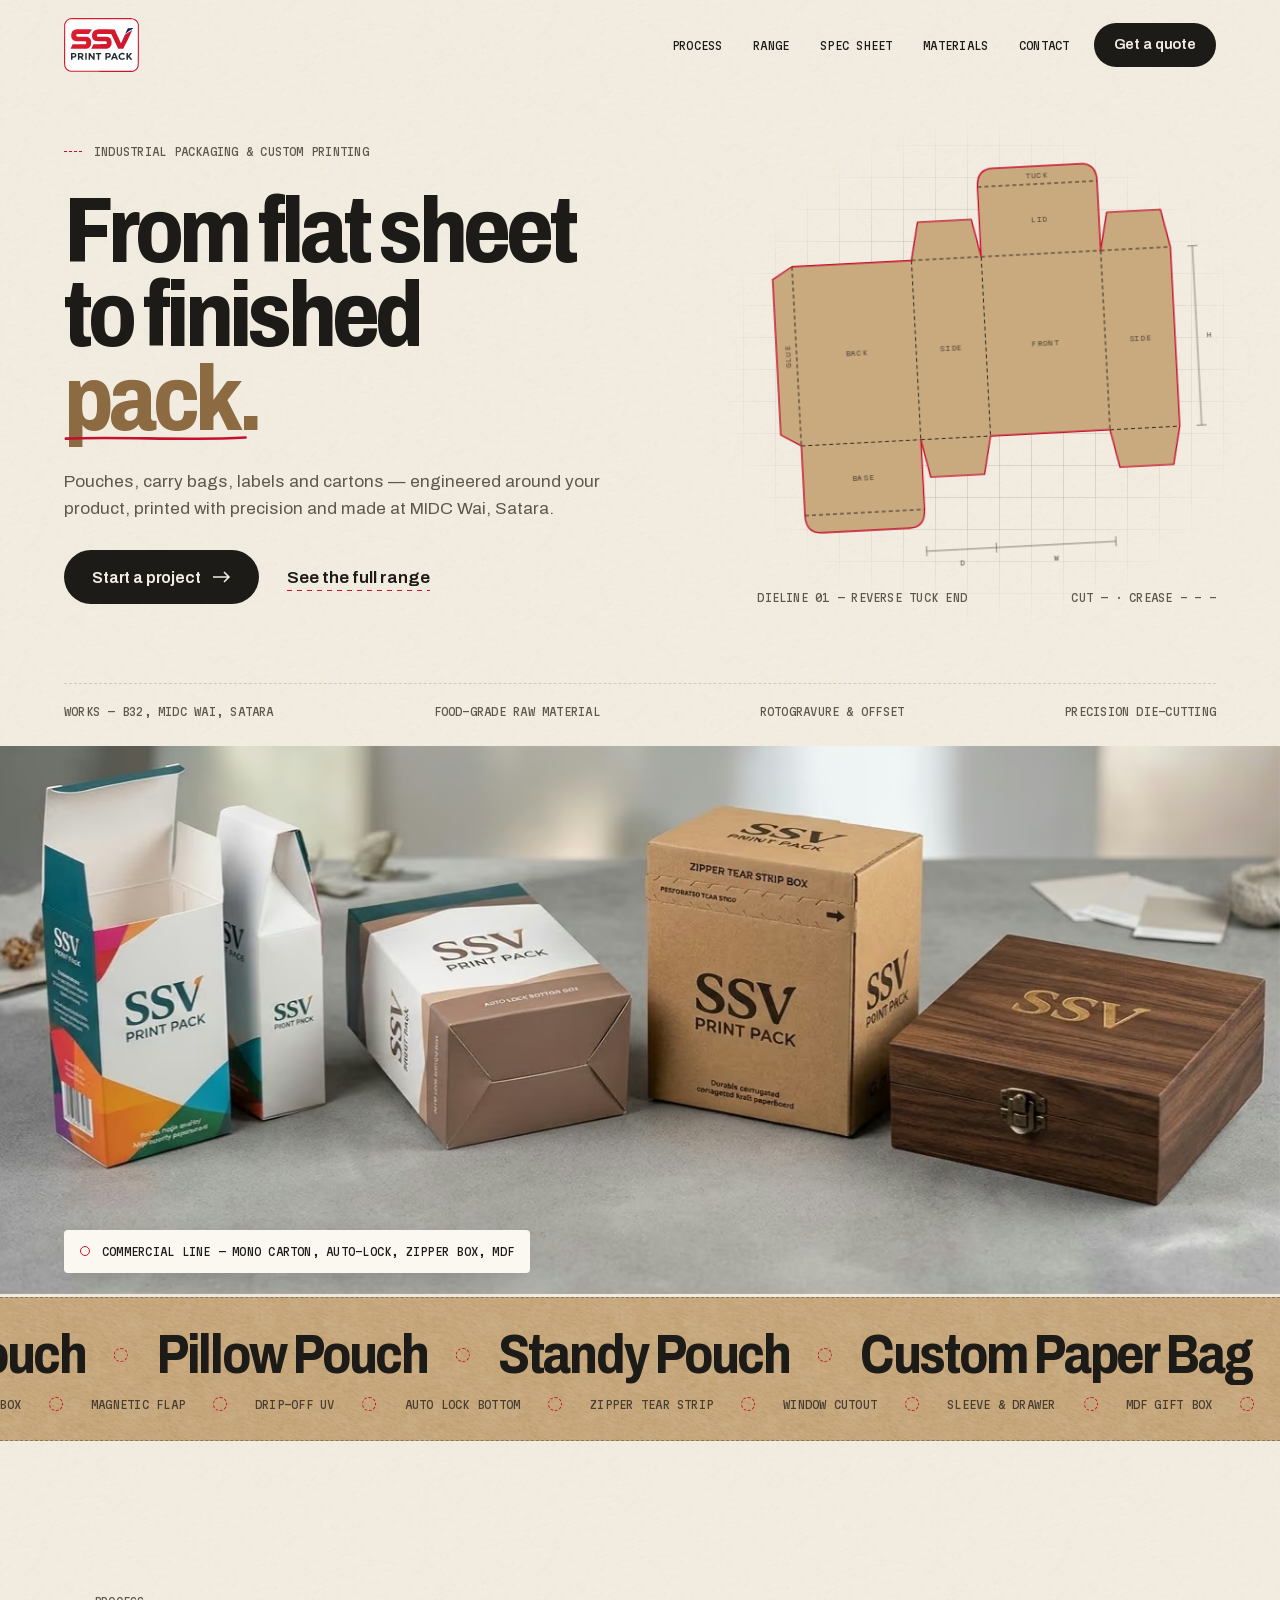
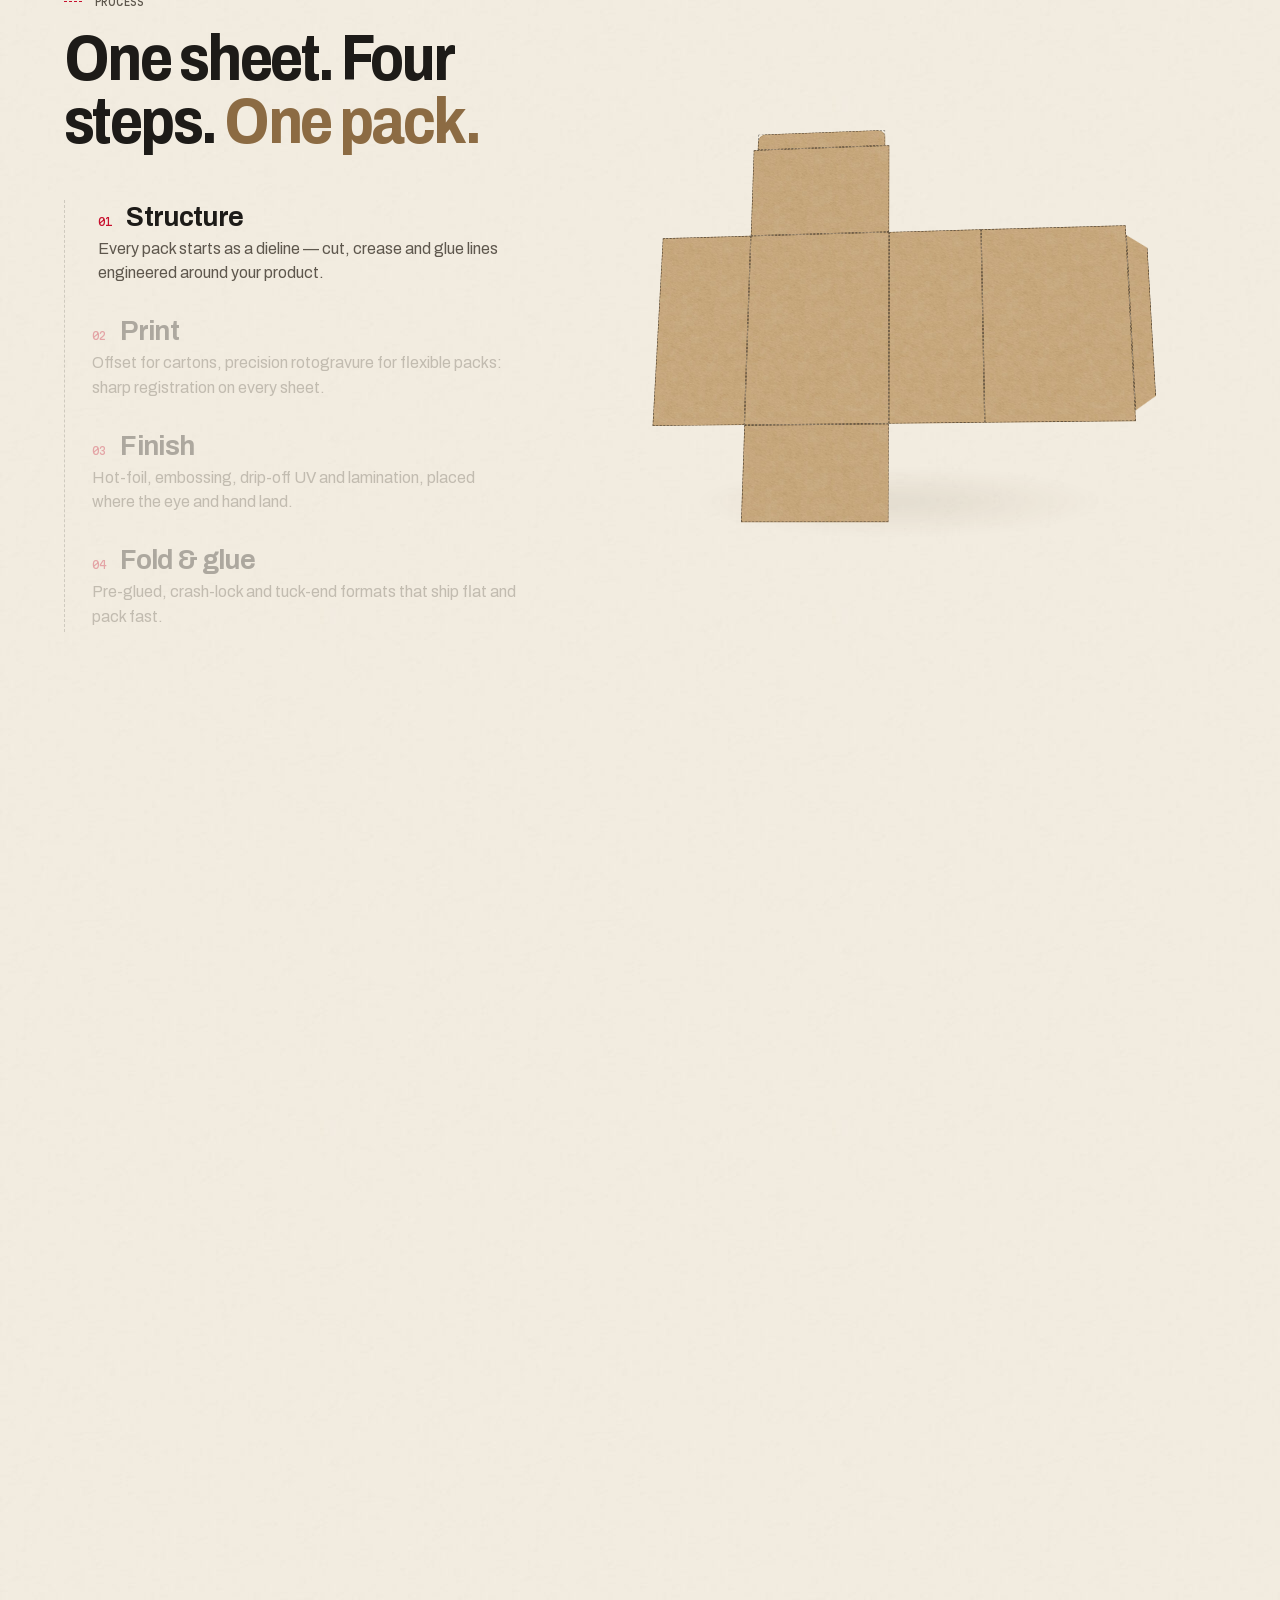
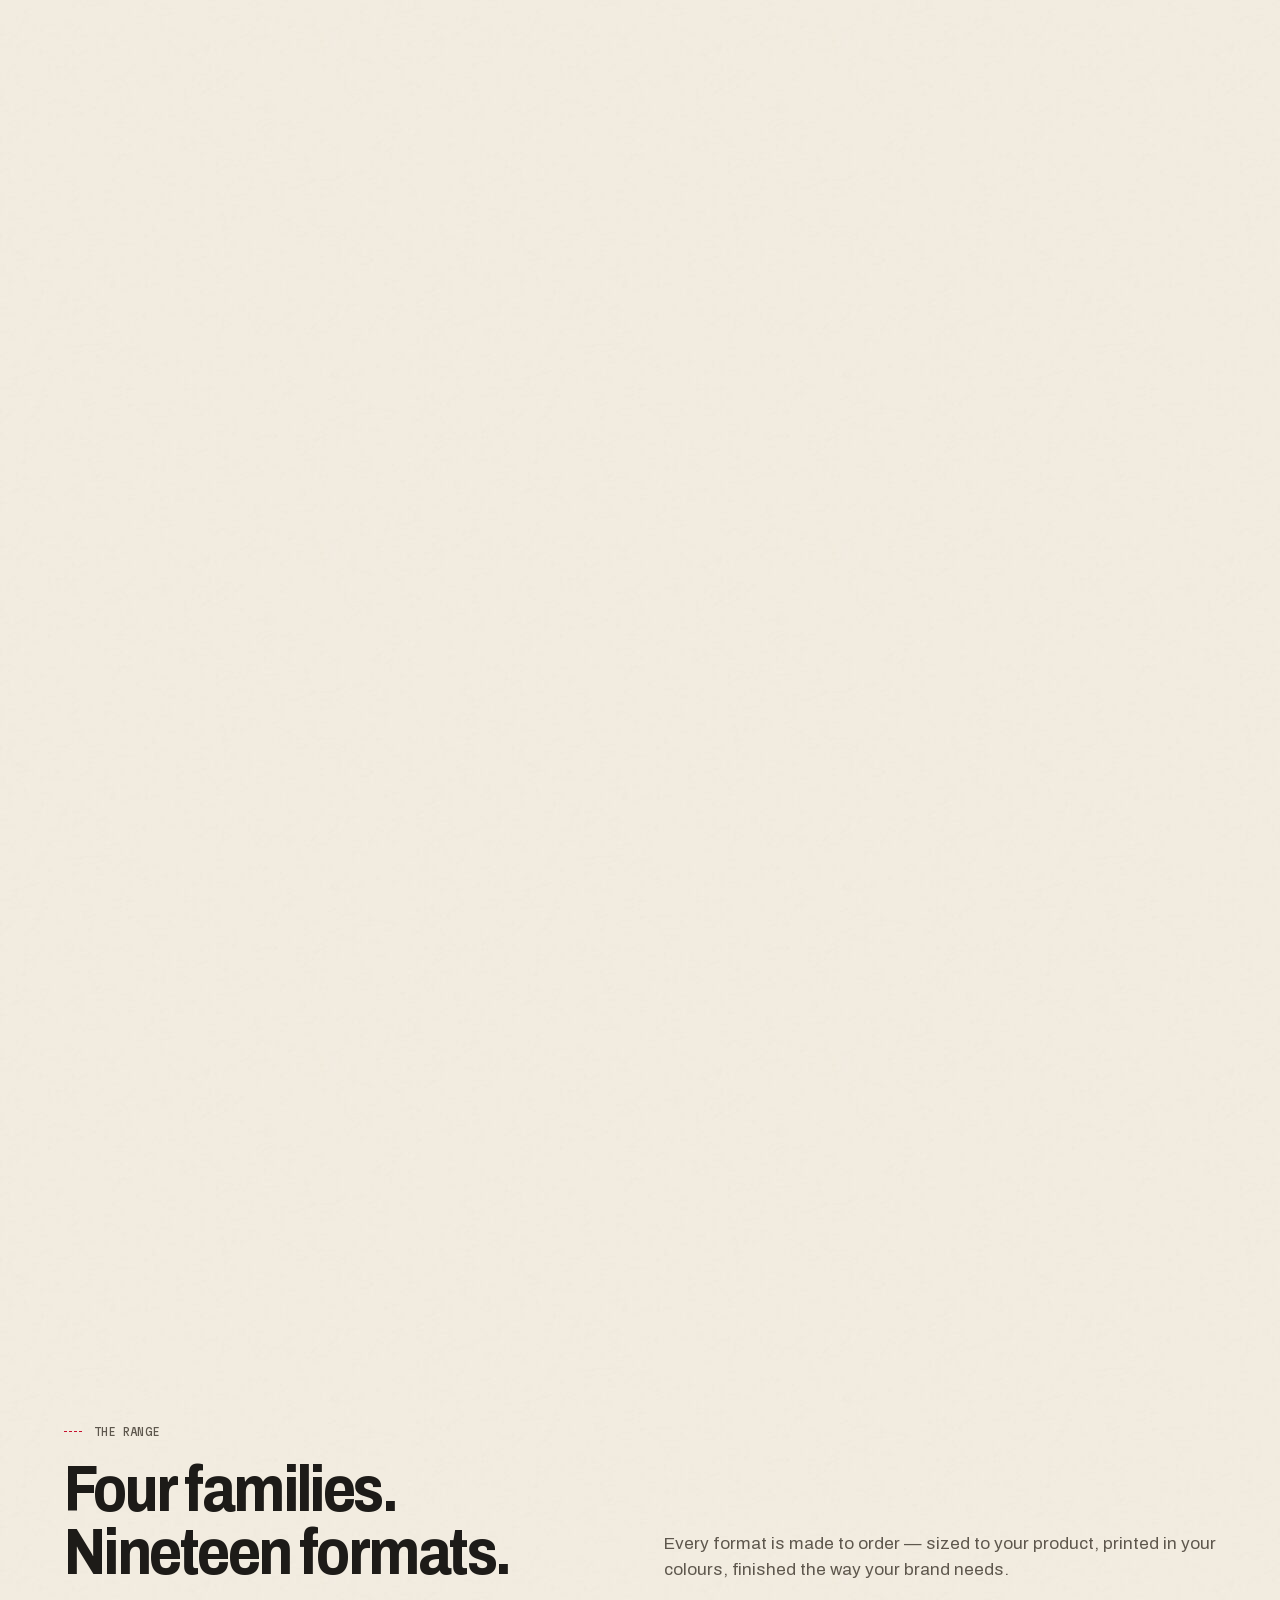
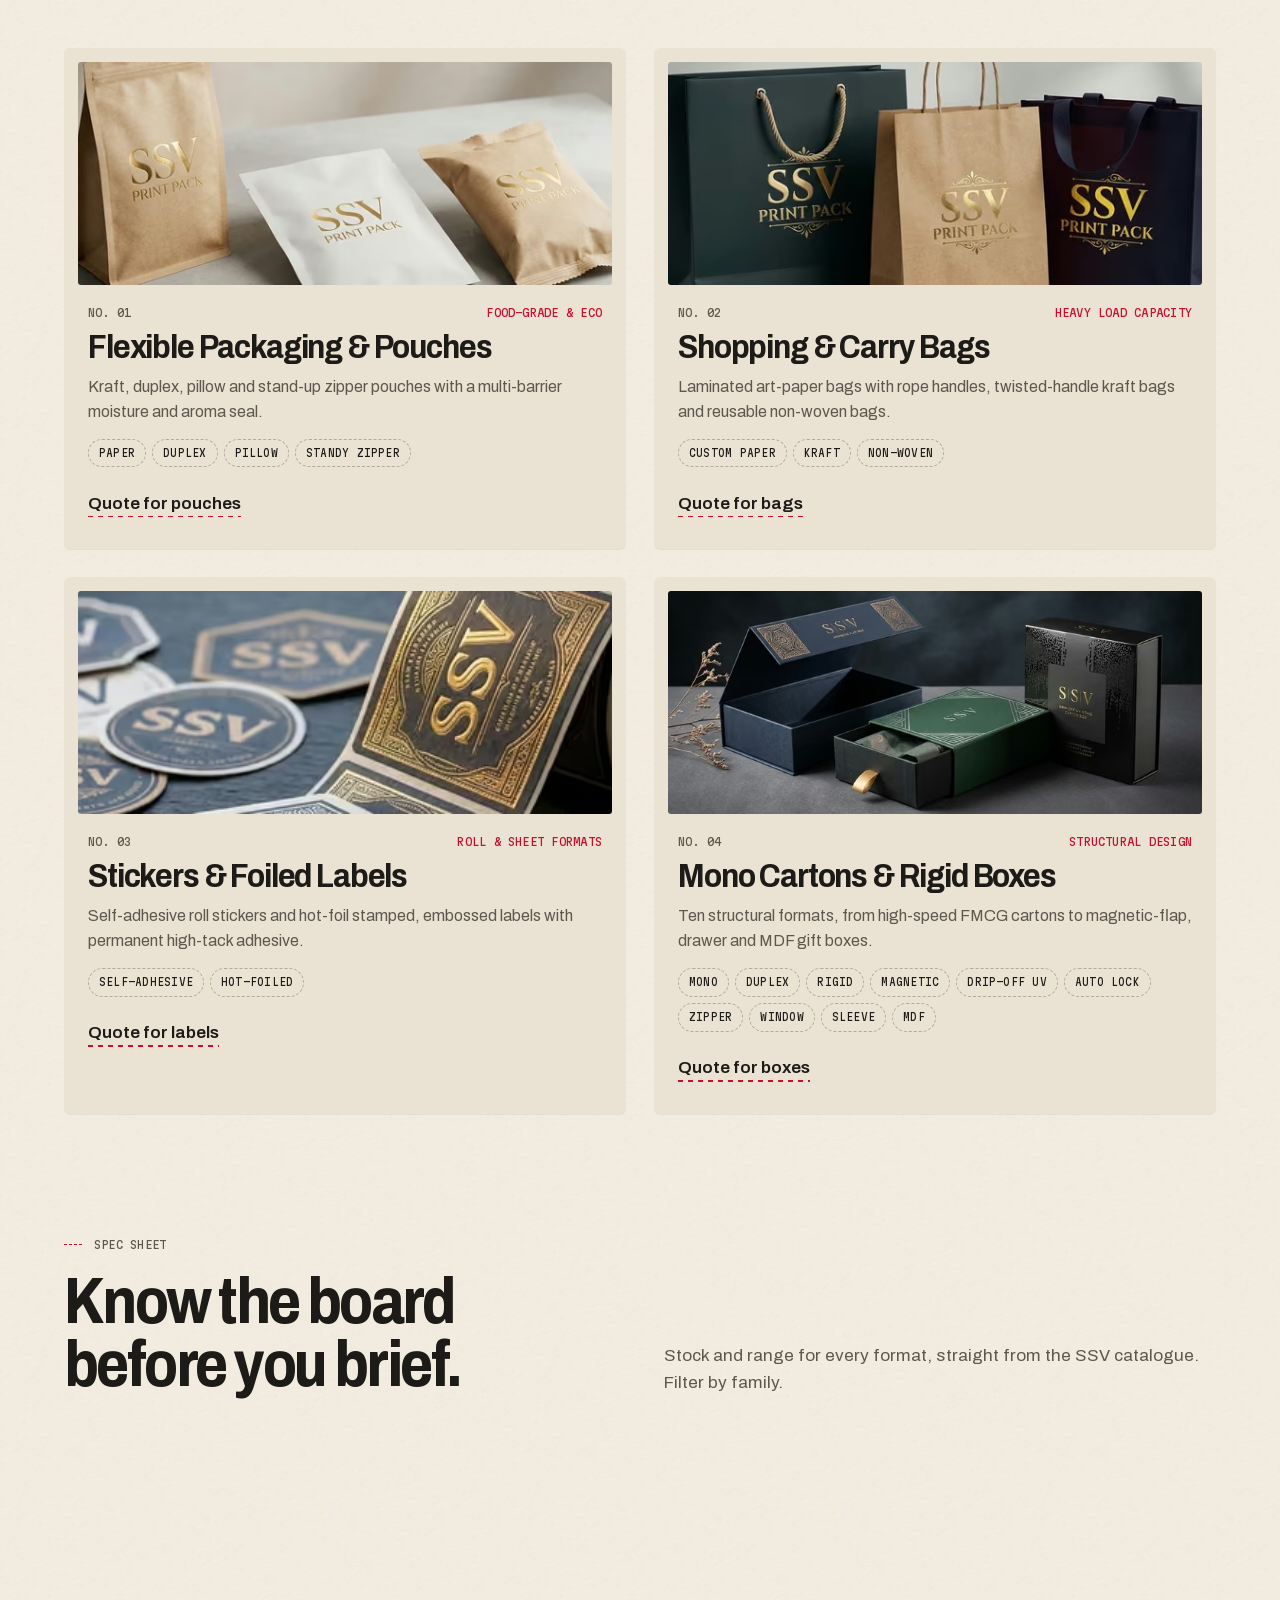
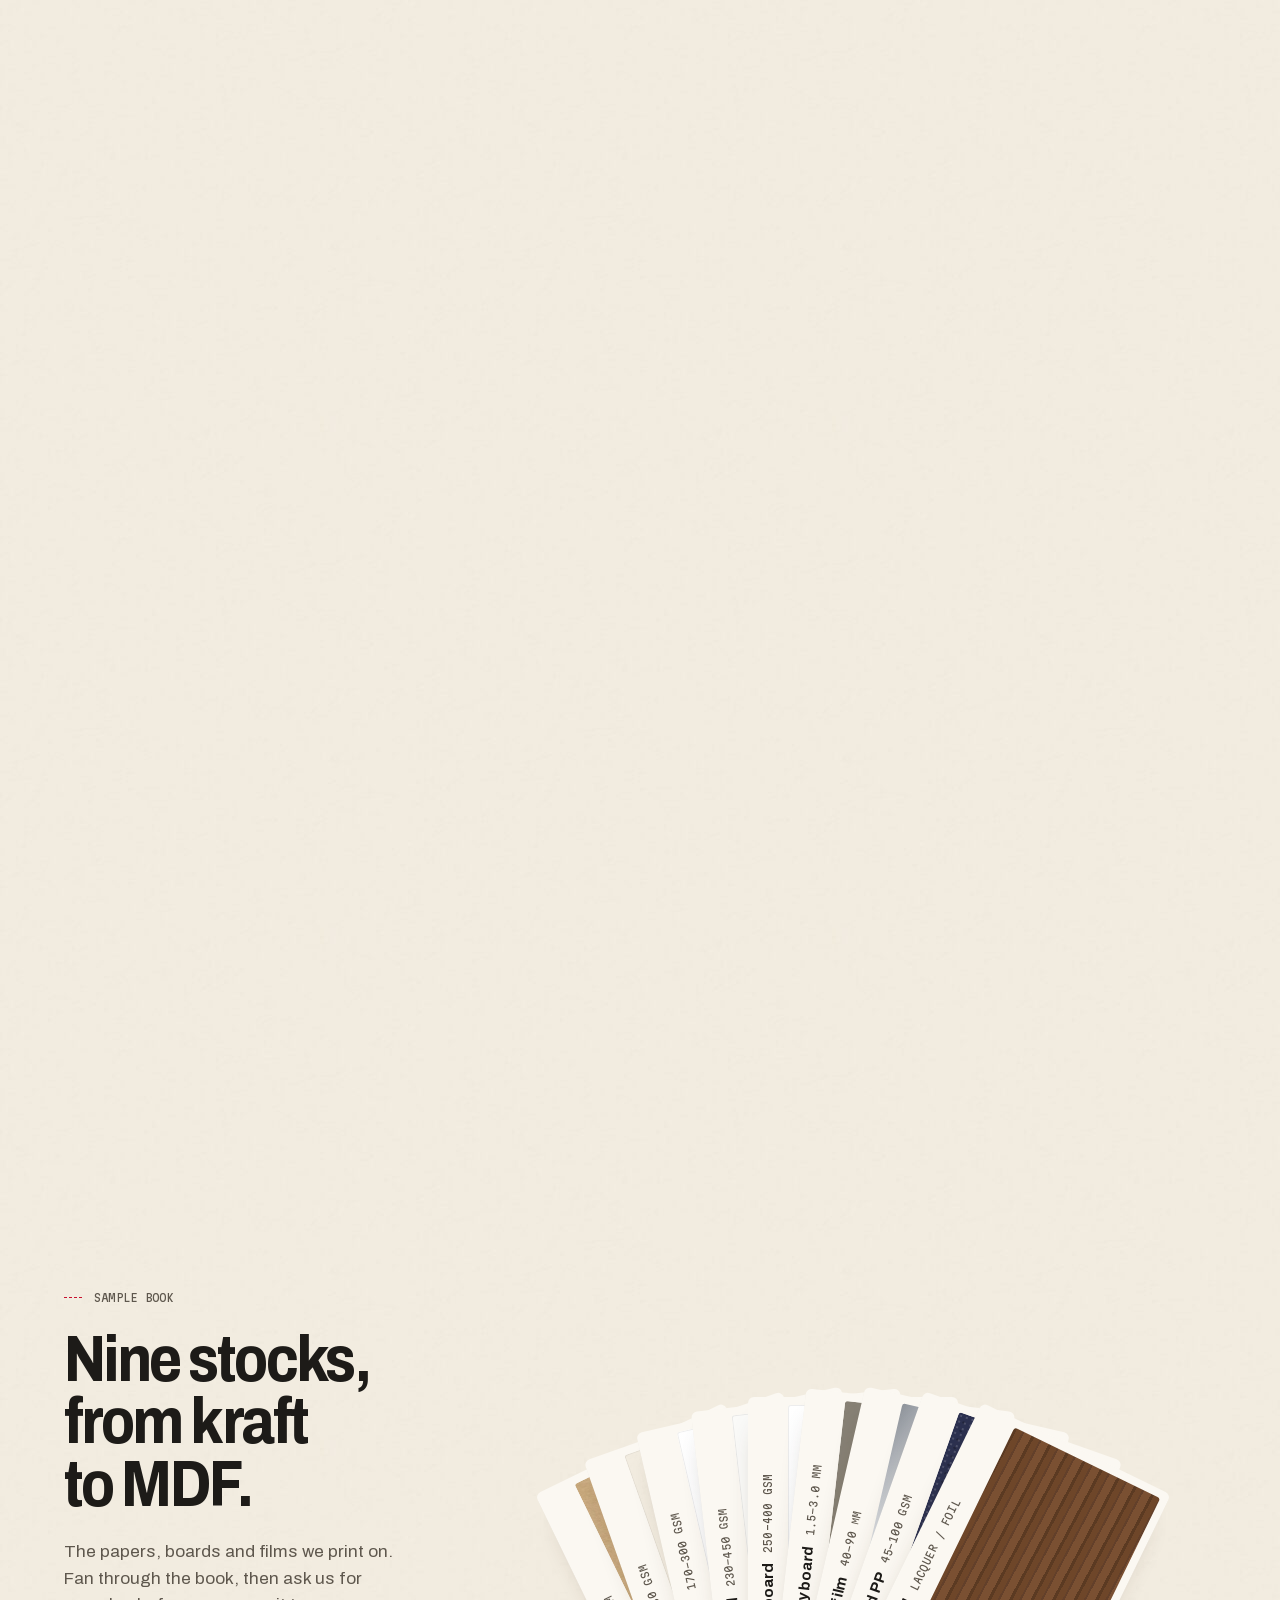
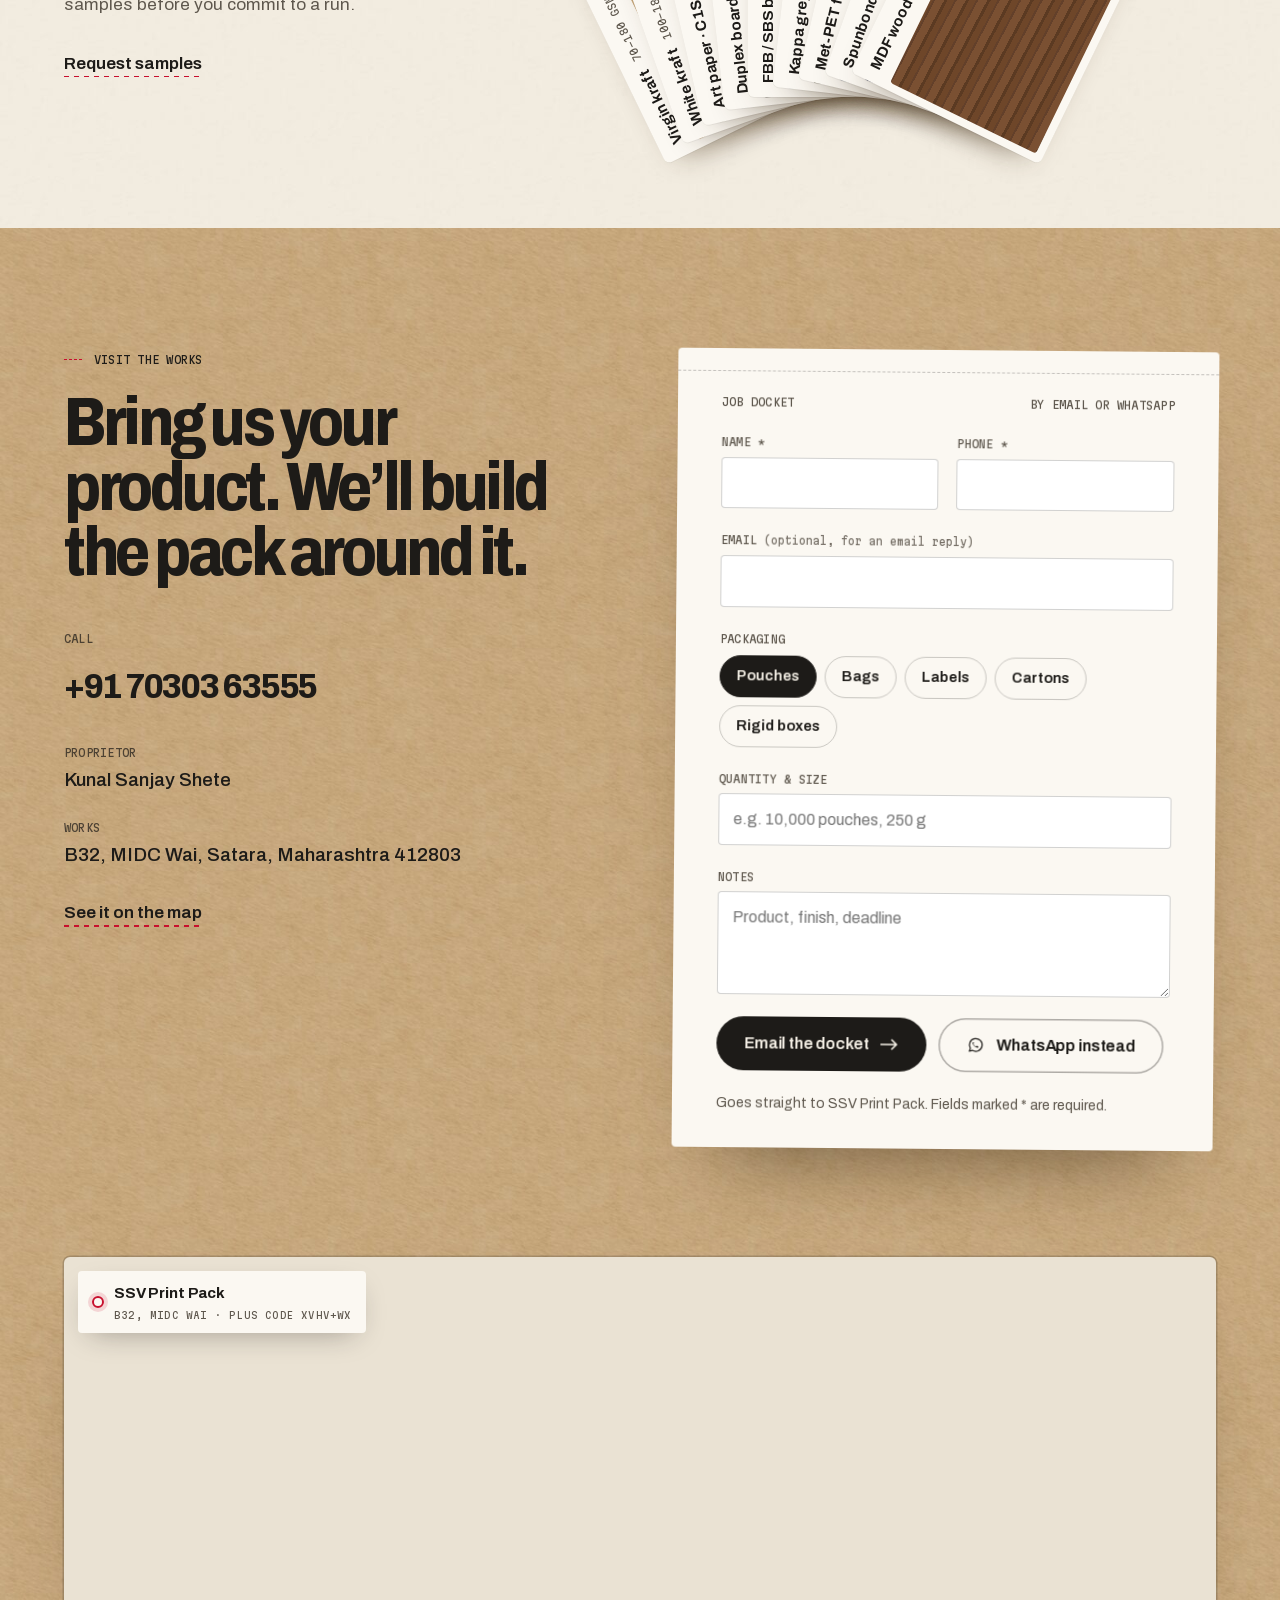
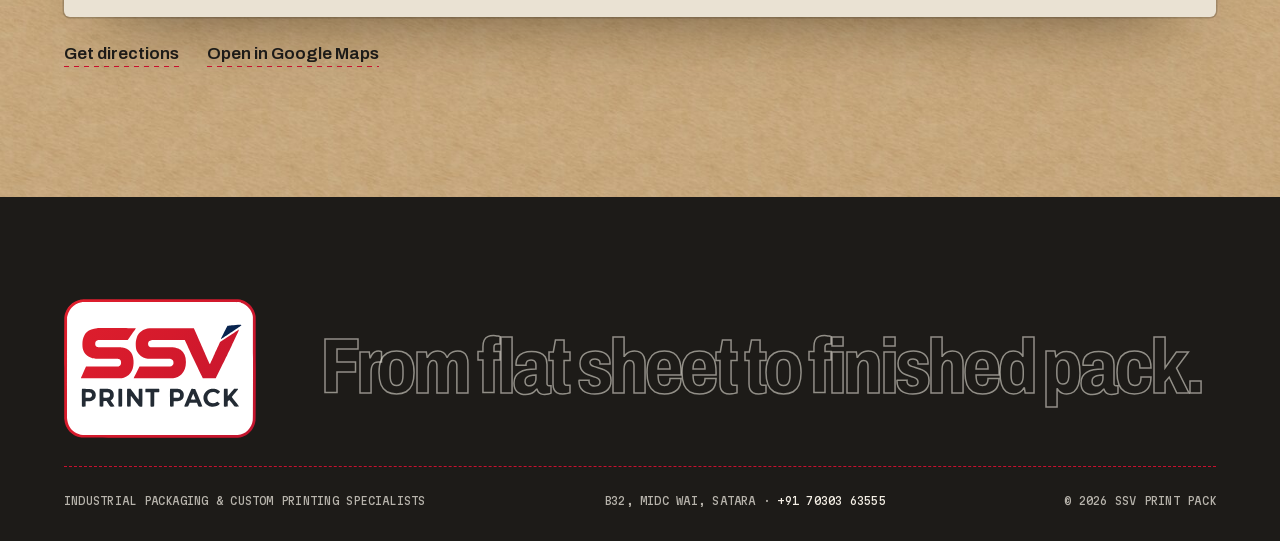
<file: index.html>
<!doctype html>
<html lang="en" class="no-js">
<head>
  <meta charset="utf-8">
  <meta name="viewport" content="width=device-width, initial-scale=1, viewport-fit=cover">
  <title>SSV Print Pack — Custom Packaging &amp; Printing, MIDC Wai, Satara</title>
  <meta name="description" content="SSV Print Pack makes food-grade pouches, carry bags, foiled labels, mono cartons and rigid gift boxes at MIDC Wai, Satara, Maharashtra. Printed, foiled and die-cut to your brand.">
  <meta name="theme-color" content="#F3EEE4">

  <meta property="og:type" content="website">
  <meta property="og:title" content="SSV Print Pack — From flat sheet to finished pack">
  <meta property="og:description" content="Pouches, carry bags, labels and cartons, engineered around your product and made at MIDC Wai, Satara.">
  <!-- Canonical address of the site. -->
  <link rel="canonical" href="https://ssvprintpack.com/">
  <meta property="og:url" content="https://ssvprintpack.com/">
  <meta property="og:image" content="https://ssvprintpack.com/og-image.jpg">
  <meta property="og:image:width" content="1200">
  <meta property="og:image:height" content="630">
  <meta name="twitter:card" content="summary_large_image">

  <link rel="icon" href="favicon.svg" type="image/svg+xml">
  <link rel="icon" href="favicon-48.png" sizes="48x48" type="image/png">
  <link rel="apple-touch-icon" href="apple-touch-icon.png">
  <link rel="preload" href="assets/fonts/archivo-latin.woff2" as="font" type="font/woff2" crossorigin>
  <link rel="preload" href="assets/fonts/martian-mono-latin.woff2" as="font" type="font/woff2" crossorigin>
  <link rel="stylesheet" href="assets/css/site.css">

  <script>
    (function () {
      var h = document.documentElement;
      h.classList.remove('no-js');
      h.classList.add('js');
      if (!window.matchMedia('(prefers-reduced-motion: reduce)').matches) h.classList.add('motion');
      // Never leave the intro hidden if fonts or scripts are slow.
      setTimeout(function () { h.classList.add('is-ready'); }, 2500);
    })();
  </script>
  <script src="assets/vendor/lenis.min.js" defer></script>
  <script src="assets/js/site.js" defer></script>

  <script type="application/ld+json">
  {
    "@context": "https://schema.org",
    "@type": "LocalBusiness",
    "name": "SSV Print Pack",
    "description": "Industrial packaging and custom printing: pouches, carry bags, labels, mono cartons and rigid boxes.",
    "telephone": "+91-7030363555",
    "address": {
      "@type": "PostalAddress",
      "streetAddress": "B32, Wai MIDC Road",
      "addressLocality": "Wai",
      "addressRegion": "Maharashtra",
      "postalCode": "412803",
      "addressCountry": "IN"
    },
    "geo": { "@type": "GeoCoordinates", "latitude": 17.979812, "longitude": 73.894937 },
    "hasMap": "https://maps.app.goo.gl/EcNxVTeJdNXpfmDH7",
    "url": "https://ssvprintpack.com/",
    "logo": "https://ssvprintpack.com/assets/img/logo.png",
    "image": "https://ssvprintpack.com/og-image.jpg"
  }
  </script>
</head>
<body>
  <a class="skip" href="#main">Skip to content</a>
  <div class="progress" aria-hidden="true"></div>

  <header class="head" data-head>
    <a class="brand" href="#top" aria-label="SSV Print Pack, back to top">
      <img class="brand-logo" src="assets/img/logo.svg" width="1732" height="1250" alt="">
    </a>
    <nav class="nav mono" aria-label="Primary">
      <a href="#process">Process</a>
      <a href="#range">Range</a>
      <a href="#specs">Spec sheet</a>
      <a href="#materials">Materials</a>
      <a href="#contact">Contact</a>
    </nav>
    <a class="btn btn-ink btn-sm head-cta" href="#contact" data-magnet>Get a quote</a>
    <button class="menu-btn" type="button" aria-expanded="false" aria-controls="menu" data-menu-toggle>
      <span class="sr-only" data-menu-label>Open menu</span><i></i><i></i>
    </button>
  </header>

  <div class="menu" id="menu" data-menu hidden>
    <nav class="menu-nav" aria-label="Mobile">
      <a href="#process"><span class="mono">01</span>Process</a>
      <a href="#range"><span class="mono">02</span>Range</a>
      <a href="#specs"><span class="mono">03</span>Spec sheet</a>
      <a href="#materials"><span class="mono">04</span>Materials</a>
      <a href="#contact"><span class="mono">05</span>Contact</a>
    </nav>
    <div class="menu-foot mono">
      <a href="tel:+917030363555">+91 70303 63555</a>
      <span>B32, MIDC Wai, Satara</span>
    </div>
  </div>

  <main id="main">
    <!-- Hero -->
    <section class="hero" id="top">
      <div class="wrap">
        <div class="hero-grid">
          <div class="hero-copy">
            <p class="eyebrow mono"><span class="type">Industrial packaging &amp; custom printing</span></p>
            <h1 class="h1">
              <span class="line"><span>From flat sheet</span></span>
              <span class="line"><span>to finished</span></span>
              <span class="line"><span class="pack">pack.<svg viewBox="0 0 100 10" preserveAspectRatio="none" aria-hidden="true" focusable="false"><path d="M1 5 C 30 3, 70 7, 99 4" vector-effect="non-scaling-stroke"></path></svg></span></span>
            </h1>
            <p class="lead intro" style="--delay: 1.05s">Pouches, carry bags, labels and cartons — engineered around your product, printed with precision and made at MIDC Wai, Satara.</p>
            <div class="hero-cta intro" style="--delay: 1.2s">
              <a class="btn btn-ink" href="#contact" data-magnet>Start a project
                <svg width="18" height="12" viewBox="0 0 18 12" fill="none" aria-hidden="true" focusable="false"><path d="M0 6h16M11 1l5 5-5 5" stroke="currentColor" stroke-width="1.6"></path></svg>
              </a>
              <a class="cut" href="#range">See the full range</a>
            </div>
          </div>

          <figure class="net-wrap" data-tilt>
            <div class="net-mat" aria-hidden="true"></div>
            <svg class="net" viewBox="-16 -16 460 430" role="img" aria-labelledby="net-title">
              <title id="net-title">Die-line of a reverse tuck-end carton: red cut lines, dashed crease lines and labelled panels</title>
              <path class="fill" d="M24 100 L4 112 L4 268 L24 280 L24 350 Q24 368 40 368 L128 368 Q144 368 144 350 L144 280 L152 318 L206 318 L214 280 L334 280 L342 318 L396 318 L404 280 L404 100 L396 62 L342 62 L334 100 L334 30 Q334 12 318 12 L230 12 Q214 12 214 30 L214 100 L206 62 L152 62 L144 100 Z"></path>
              <rect class="hit" x="24" y="100" width="120" height="180"></rect>
              <rect class="hit" x="144" y="100" width="70" height="180"></rect>
              <rect class="hit" x="214" y="100" width="120" height="180"></rect>
              <rect class="hit" x="334" y="100" width="70" height="180"></rect>
              <rect class="hit" x="214" y="30" width="120" height="70"></rect>
              <rect class="hit" x="24" y="280" width="120" height="70"></rect>
              <path class="crease" style="--delay: .95s" d="M24 100 V280 M144 100 V280 M214 100 V280 M334 100 V280"></path>
              <path class="crease" style="--delay: 1.1s" d="M24 280 H144 M144 280 H214 M334 280 H404 M144 100 H214 M214 100 H334 M334 100 H404"></path>
              <path class="crease" style="--delay: 1.25s" d="M24 350 H144 M214 30 H334"></path>
              <path class="cutl" pathLength="1" d="M24 100 L4 112 L4 268 L24 280 L24 350 Q24 368 40 368 L128 368 Q144 368 144 350 L144 280 L152 318 L206 318 L214 280 L334 280 L342 318 L396 318 L404 280 L404 100 L396 62 L342 62 L334 100 L334 30 Q334 12 318 12 L230 12 Q214 12 214 30 L214 100 L206 62 L152 62 L144 100 Z"></path>
              <g class="labels" aria-hidden="true">
                <text x="14" y="194" text-anchor="middle" transform="rotate(-90 14 190)">GLUE</text>
                <text x="84" y="193" text-anchor="middle">BACK</text>
                <text x="179" y="193" text-anchor="middle">SIDE</text>
                <text x="274" y="193" text-anchor="middle">FRONT</text>
                <text x="369" y="193" text-anchor="middle">SIDE</text>
                <text x="274" y="68" text-anchor="middle">LID</text>
                <text x="274" y="24" text-anchor="middle">TUCK</text>
                <text x="84" y="318" text-anchor="middle">BASE</text>
                <path class="dim" d="M214 392 H334 M214 387 V397 M334 387 V397 M144 392 H214 M144 387 V397 M426 100 V280 M421 100 H431 M421 280 H431"></path>
                <text class="dimt" x="274" y="408" text-anchor="middle">W</text>
                <text class="dimt" x="179" y="408" text-anchor="middle">D</text>
                <text class="dimt" x="438" y="193" text-anchor="middle">H</text>
              </g>
            </svg>
            <figcaption class="net-cap mono intro" style="--delay: 1.6s"><span>Dieline 01 — reverse tuck end</span><span>Cut — · Crease - - -</span></figcaption>
          </figure>
        </div>

        <ul class="strip mono intro" style="--delay: 1.7s" aria-label="At a glance">
          <li>Works — B32, MIDC Wai, Satara</li>
          <li>Food-grade raw material</li>
          <li>Rotogravure &amp; offset</li>
          <li>Precision die-cutting</li>
        </ul>
      </div>
    </section>

    <!-- Photo band -->
    <div class="band" data-r="sheet">
      <div class="band-par" data-par="0.1">
        <picture>
          <source type="image/avif" srcset="assets/img/commercial-800.avif 800w, assets/img/commercial-1376.avif 1376w" sizes="100vw">
          <source type="image/webp" srcset="assets/img/commercial-800.webp 800w, assets/img/commercial-1376.webp 1376w" sizes="100vw">
          <img src="assets/img/commercial-1376.jpg" srcset="assets/img/commercial-800.jpg 800w, assets/img/commercial-1376.jpg 1376w" sizes="100vw" width="1376" height="694" loading="lazy" decoding="async" alt="SSV mono cartons, an auto-lock bottom box, a zipper tear-strip mailer and a walnut-finish MDF gift box on a stone table">
        </picture>
      </div>
      <p class="band-tag mono"><i aria-hidden="true"></i>Commercial line — mono carton, auto-lock, zipper box, MDF</p>
    </div>

    <!-- Marquee -->
    <div class="marq" data-scrub aria-hidden="true">
      <div class="marq-row marq-a">
        <span>Paper Pouch</span><i></i><span>Duplex Pouch</span><i></i><span>Pillow Pouch</span><i></i><span>Standy Pouch</span><i></i><span>Custom Paper Bag</span><i></i><span>Craft Paper Bag</span><i></i><span>Non Woven Bag</span><i></i><span>Hot Foiled Sticker</span><i></i><span>Paper Pouch</span><i></i><span>Duplex Pouch</span><i></i><span>Pillow Pouch</span>
      </div>
      <div class="marq-row marq-b mono">
        <span>Mono carton</span><i></i><span>Duplex box</span><i></i><span>Rigid box</span><i></i><span>Magnetic flap</span><i></i><span>Drip-off UV</span><i></i><span>Auto lock bottom</span><i></i><span>Zipper tear strip</span><i></i><span>Window cutout</span><i></i><span>Sleeve &amp; drawer</span><i></i><span>MDF gift box</span><i></i><span>Mono carton</span><i></i><span>Duplex box</span><i></i><span>Rigid box</span><i></i><span>Magnetic flap</span><i></i><span>Drip-off UV</span>
      </div>
    </div>

    <!-- Process: scroll-to-fold -->
    <section class="fold" id="process" data-fold aria-labelledby="process-title">
      <div class="fold-stick">
        <div class="wrap fold-grid">
          <div class="fold-copy">
            <p class="eyebrow mono">Process</p>
            <h2 class="h2" id="process-title">One sheet. Four steps. <span class="kraft-text">One pack.</span></h2>
            <div class="steps-wrap">
              <div class="rail" aria-hidden="true"><i></i></div>
              <ol class="steps">
                <li class="step"><b><span class="mono">01</span>Structure</b><p>Every pack starts as a dieline — cut, crease and glue lines engineered around your product.</p></li>
                <li class="step"><b><span class="mono">02</span>Print</b><p>Offset for cartons, precision rotogravure for flexible packs: sharp registration on every sheet.</p></li>
                <li class="step"><b><span class="mono">03</span>Finish</b><p>Hot-foil, embossing, drip-off UV and lamination, placed where the eye and hand land.</p></li>
                <li class="step"><b><span class="mono">04</span>Fold &amp; glue</b><p>Pre-glued, crash-lock and tuck-end formats that ship flat and pack fast.</p></li>
              </ol>
            </div>
          </div>
          <div class="stage" aria-hidden="true">
            <div class="floor"></div>
            <div class="cam">
              <div class="face front">
                <div class="print">
                  <span class="print-art"><img src="assets/img/logo-clear.svg" width="1732" height="1250" alt=""><span class="print-gloss"></span></span>
                </div>
                <div class="print-band"></div>
                <div class="face left">
                  <div class="print-side"><span>SSV PRINT PACK<br>B32 MIDC WAI</span><span>FOOD-GRADE<br>BOARD</span></div>
                </div>
                <div class="face right">
                  <div class="print-side"><span>MONO CARTON<br>FBB · 350 GSM</span><span class="bars"><i></i><i></i><i></i><i></i><i></i><i></i><i></i><i></i><i></i><i></i><i></i><i></i><i></i><i></i></span></div>
                  <div class="face back">
                    <div class="print-side print-side-back"><span>PRECISION PRINTING<br>&amp; CUSTOM PACKAGING</span><span>SATARA · MAHARASHTRA</span></div>
                    <div class="face glue"></div>
                  </div>
                </div>
                <div class="face top">
                  <div class="print"><img class="print-mark" src="assets/img/logo-mark.svg" width="1457" height="489" alt=""></div>
                  <div class="face tuck"></div>
                </div>
                <div class="face bottom"></div>
              </div>
            </div>
          </div>
        </div>
      </div>
    </section>

    <!-- Range -->
    <section class="sec" id="range" aria-labelledby="range-title">
      <div class="wrap">
        <header class="sec-head" data-r>
          <div>
            <p class="eyebrow mono">The range</p>
            <h2 class="h2" id="range-title">Four families. Nineteen formats.</h2>
          </div>
          <p class="lead">Every format is made to order — sized to your product, printed in your colours, finished the way your brand needs.</p>
        </header>

        <div class="range">
          <div data-r>
            <article class="card">
              <div class="card-img">
                <picture>
                  <source type="image/avif" srcset="assets/img/pouches-720.avif 720w, assets/img/pouches-1376.avif 1376w" sizes="(max-width: 900px) 100vw, 640px">
                  <source type="image/webp" srcset="assets/img/pouches-720.webp 720w, assets/img/pouches-1376.webp 1376w" sizes="(max-width: 900px) 100vw, 640px">
                  <img src="assets/img/pouches-720.jpg" srcset="assets/img/pouches-720.jpg 720w, assets/img/pouches-1376.jpg 1376w" sizes="(max-width: 900px) 100vw, 640px" width="1376" height="450" loading="lazy" decoding="async" alt="Kraft stand-up pouch, white flat pouch and kraft pillow pouch, each foil-stamped SSV" style="object-position: 52% 60%">
                </picture>
              </div>
              <div class="card-body">
                <span class="mono muted">No. 01</span>
                <span class="mono tag">Food-grade &amp; eco</span>
                <h3>Flexible Packaging &amp; Pouches</h3>
                <p>Kraft, duplex, pillow and stand-up zipper pouches with a multi-barrier moisture and aroma seal.</p>
                <ul class="formats mono"><li>Paper</li><li>Duplex</li><li>Pillow</li><li>Standy zipper</li></ul>
                <a class="cut card-link" href="#contact" data-family="Pouches">Quote for pouches</a>
              </div>
            </article>
          </div>
          <div data-r style="--d: .1s">
            <article class="card">
              <div class="card-img">
                <picture>
                  <source type="image/avif" srcset="assets/img/bags-720.avif 720w, assets/img/bags-1376.avif 1376w" sizes="(max-width: 900px) 100vw, 640px">
                  <source type="image/webp" srcset="assets/img/bags-720.webp 720w, assets/img/bags-1376.webp 1376w" sizes="(max-width: 900px) 100vw, 640px">
                  <img src="assets/img/bags-720.jpg" srcset="assets/img/bags-720.jpg 720w, assets/img/bags-1376.jpg 1376w" sizes="(max-width: 900px) 100vw, 640px" width="1376" height="450" loading="lazy" decoding="async" alt="Dark green rope-handle paper bag, kraft twisted-handle bag and maroon non-woven bag with gold SSV foil" style="object-position: 50% 40%">
                </picture>
              </div>
              <div class="card-body">
                <span class="mono muted">No. 02</span>
                <span class="mono tag">Heavy load capacity</span>
                <h3>Shopping &amp; Carry Bags</h3>
                <p>Laminated art-paper bags with rope handles, twisted-handle kraft bags and reusable non-woven bags.</p>
                <ul class="formats mono"><li>Custom paper</li><li>Kraft</li><li>Non-woven</li></ul>
                <a class="cut card-link" href="#contact" data-family="Bags">Quote for bags</a>
              </div>
            </article>
          </div>
          <div data-r>
            <article class="card">
              <div class="card-img">
                <picture>
                  <source type="image/avif" srcset="assets/img/labels-720.avif 720w, assets/img/labels-1376.avif 1376w" sizes="(max-width: 900px) 100vw, 640px">
                  <source type="image/webp" srcset="assets/img/labels-720.webp 720w, assets/img/labels-1376.webp 1376w" sizes="(max-width: 900px) 100vw, 640px">
                  <img src="assets/img/labels-720.jpg" srcset="assets/img/labels-720.jpg 720w, assets/img/labels-1376.jpg 1376w" sizes="(max-width: 900px) 100vw, 640px" width="1376" height="294" loading="lazy" decoding="async" alt="Navy and kraft die-cut SSV stickers beside a roll of gold hot-foiled labels" style="object-position: 58% 50%">
                </picture>
              </div>
              <div class="card-body">
                <span class="mono muted">No. 03</span>
                <span class="mono tag">Roll &amp; sheet formats</span>
                <h3>Stickers &amp; Foiled Labels</h3>
                <p>Self-adhesive roll stickers and hot-foil stamped, embossed labels with permanent high-tack adhesive.</p>
                <ul class="formats mono"><li>Self-adhesive</li><li>Hot-foiled</li></ul>
                <a class="cut card-link" href="#contact" data-family="Labels">Quote for labels</a>
              </div>
            </article>
          </div>
          <div data-r style="--d: .1s">
            <article class="card">
              <div class="card-img">
                <picture>
                  <source type="image/avif" srcset="assets/img/luxury-720.avif 720w, assets/img/luxury-1376.avif 1376w" sizes="(max-width: 900px) 100vw, 640px">
                  <source type="image/webp" srcset="assets/img/luxury-720.webp 720w, assets/img/luxury-1376.webp 1376w" sizes="(max-width: 900px) 100vw, 640px">
                  <img src="assets/img/luxury-720.jpg" srcset="assets/img/luxury-720.jpg 720w, assets/img/luxury-1376.jpg 1376w" sizes="(max-width: 900px) 100vw, 640px" width="1376" height="694" loading="lazy" decoding="async" alt="Navy magnetic-flap box, green sleeve-and-drawer box and black drip-off UV carton" style="object-position: 50% 62%">
                </picture>
              </div>
              <div class="card-body">
                <span class="mono muted">No. 04</span>
                <span class="mono tag">Structural design</span>
                <h3>Mono Cartons &amp; Rigid Boxes</h3>
                <p>Ten structural formats, from high-speed FMCG cartons to magnetic-flap, drawer and MDF gift boxes.</p>
                <ul class="formats mono"><li>Mono</li><li>Duplex</li><li>Rigid</li><li>Magnetic</li><li>Drip-off UV</li><li>Auto lock</li><li>Zipper</li><li>Window</li><li>Sleeve</li><li>MDF</li></ul>
                <a class="cut card-link" href="#contact" data-family="Cartons">Quote for boxes</a>
              </div>
            </article>
          </div>
        </div>
      </div>
    </section>

    <!-- Spec sheet -->
    <section class="sec sec-tight" id="specs" aria-labelledby="specs-title">
      <div class="wrap">
        <header class="sec-head" data-r>
          <div>
            <p class="eyebrow mono">Spec sheet</p>
            <h2 class="h2" id="specs-title">Know the board before you brief.</h2>
          </div>
          <p class="lead">Stock and range for every format, straight from the SSV catalogue. Filter by family.</p>
        </header>

        <div class="sheet" data-r="sheet">
          <div class="filters" role="group" aria-label="Filter by product family">
            <button class="filter" type="button" data-filter="all" aria-pressed="true">All<span class="mono">19</span></button>
            <button class="filter" type="button" data-filter="pouches" aria-pressed="false">Pouches<span class="mono">4</span></button>
            <button class="filter" type="button" data-filter="bags" aria-pressed="false">Bags<span class="mono">3</span></button>
            <button class="filter" type="button" data-filter="labels" aria-pressed="false">Labels<span class="mono">2</span></button>
            <button class="filter" type="button" data-filter="boxes" aria-pressed="false">Boxes<span class="mono">10</span></button>
          </div>
          <p class="sr-only" aria-live="polite" data-filter-status></p>
          <div class="table-wrap">
            <table class="spec" data-spec>
              <caption class="sr-only">SSV Print Pack formats with stock and range</caption>
              <thead class="mono">
                <tr><th scope="col">No.</th><th scope="col">Product</th><th scope="col" class="col-stock">Stock</th><th scope="col">Range</th><th scope="col" class="col-tag">Note</th></tr>
              </thead>
              <tbody>
                <tr data-fam="pouches"><td class="no mono">01</td><th scope="row">Paper Pouch</th><td class="col-stock">Kraft / virgin paper</td><td class="rg mono">70–120 GSM</td><td class="col-tag"><span class="tg mono">Eco kraft</span></td></tr>
                <tr data-fam="pouches"><td class="no mono">02</td><th scope="row">Duplex Paper Pouch</th><td class="col-stock">Duplex board + poly film</td><td class="rg mono">230–350 GSM</td><td class="col-tag"><span class="tg mono">Rigid wall</span></td></tr>
                <tr data-fam="pouches"><td class="no mono">03</td><th scope="row">Pillow Pouch</th><td class="col-stock">Multi-layer Met-PET foil</td><td class="rg mono">40–90 µm</td><td class="col-tag"><span class="tg mono">High-speed</span></td></tr>
                <tr data-fam="pouches"><td class="no mono">04</td><th scope="row">Standy Pouch</th><td class="col-stock">Gusset base, reclosable zip</td><td class="rg mono">Zip lock</td><td class="col-tag"><span class="tg mono">Hermetic</span></td></tr>
                <tr data-fam="bags"><td class="no mono">05</td><th scope="row">Custom Paper Bag</th><td class="col-stock">Art paper / C1S board</td><td class="rg mono">170–300 GSM</td><td class="col-tag"><span class="tg mono">Luxury retail</span></td></tr>
                <tr data-fam="bags"><td class="no mono">06</td><th scope="row">Craft Paper Bag</th><td class="col-stock">Virgin brown / white kraft</td><td class="rg mono">100–180 GSM</td><td class="col-tag"><span class="tg mono">Biodegradable</span></td></tr>
                <tr data-fam="bags"><td class="no mono">07</td><th scope="row">Non Woven Bag</th><td class="col-stock">Spunbond polypropylene</td><td class="rg mono">45–100 GSM</td><td class="col-tag"><span class="tg mono">Reusable</span></td></tr>
                <tr data-fam="labels"><td class="no mono">08</td><th scope="row">Self-Adhesive Stickers</th><td class="col-stock">Chromo / vinyl / clear BOPP</td><td class="rg mono">Roll &amp; sheet</td><td class="col-tag"><span class="tg mono">Waterproof</span></td></tr>
                <tr data-fam="labels"><td class="no mono">09</td><th scope="row">Hot Foiled Sticker</th><td class="col-stock">Metallic hot-foil + embossing</td><td class="rg mono">Roll &amp; sheet</td><td class="col-tag"><span class="tg mono">Metallic</span></td></tr>
                <tr data-fam="boxes"><td class="no mono">10</td><th scope="row">Mono Carton Box</th><td class="col-stock">Virgin FBB / SBS board</td><td class="rg mono">250–400 GSM</td><td class="col-tag"><span class="tg mono">High-end FMCG</span></td></tr>
                <tr data-fam="boxes"><td class="no mono">11</td><th scope="row">Duplex Box</th><td class="col-stock">Duplex grey / white back</td><td class="rg mono">230–450 GSM</td><td class="col-tag"><span class="tg mono">Cost-effective</span></td></tr>
                <tr data-fam="boxes"><td class="no mono">12</td><th scope="row">Rigid Box</th><td class="col-stock">Kappa grey board core</td><td class="rg mono">1.5–3.0 mm</td><td class="col-tag"><span class="tg mono">Premium gift</span></td></tr>
                <tr data-fam="boxes"><td class="no mono">13</td><th scope="row">Magnetic Flap Box</th><td class="col-stock">Hidden neodymium lock</td><td class="rg mono">Book-style</td><td class="col-tag"><span class="tg mono">Hidden magnet</span></td></tr>
                <tr data-fam="boxes"><td class="no mono">14</td><th scope="row">Drip-Off UV Box</th><td class="col-stock">Inline drip-off / hybrid UV</td><td class="rg mono">Single run</td><td class="col-tag"><span class="tg mono">Dual texture</span></td></tr>
                <tr data-fam="boxes"><td class="no mono">15</td><th scope="row">Auto Lock Bottom Box</th><td class="col-stock">Pre-glued fold-flat</td><td class="rg mono">Crash lock</td><td class="col-tag"><span class="tg mono">Fast packing</span></td></tr>
                <tr data-fam="boxes"><td class="no mono">16</td><th scope="row">Zipper Box</th><td class="col-stock">Corrugated E/F flute + tear-tape</td><td class="rg mono">Mailer</td><td class="col-tag"><span class="tg mono">Tamper-proof</span></td></tr>
                <tr data-fam="boxes"><td class="no mono">17</td><th scope="row">Window Cutout Box</th><td class="col-stock">Clear PET / PVC window patch</td><td class="rg mono">Food-grade</td><td class="col-tag"><span class="tg mono">Display</span></td></tr>
                <tr data-fam="boxes"><td class="no mono">18</td><th scope="row">Sleeve &amp; Drawer Box</th><td class="col-stock">Sliding tray + foam insert</td><td class="rg mono">Ribbon pull</td><td class="col-tag"><span class="tg mono">Matchbox</span></td></tr>
                <tr data-fam="boxes"><td class="no mono">19</td><th scope="row">MDF Gift Box</th><td class="col-stock">MDF wood, lacquer / foil</td><td class="rg mono">Brass lock</td><td class="col-tag"><span class="tg mono">Heritage</span></td></tr>
              </tbody>
            </table>
          </div>
        </div>
      </div>
    </section>

    <!-- Sample book -->
    <section class="sec sec-tight" id="materials" aria-labelledby="materials-title">
      <div class="wrap book-grid">
        <div class="book-copy" data-r>
          <p class="eyebrow mono">Sample book</p>
          <h2 class="h2" id="materials-title">Nine stocks, from kraft to MDF.</h2>
          <p class="lead">The papers, boards and films we print on. Fan through the book, then ask us for samples before you commit to a run.</p>
          <a class="cut" href="#contact">Request samples</a>
        </div>
        <div class="fan" data-r data-fan>
          <div class="sw" style="--i: 0"><div class="sw-face m-kraft"></div><div class="sw-meta"><b>Virgin kraft</b><span class="mono">70–180 GSM</span></div></div>
          <div class="sw" style="--i: 1"><div class="sw-face m-white"></div><div class="sw-meta"><b>White kraft</b><span class="mono">100–180 GSM</span></div></div>
          <div class="sw" style="--i: 2"><div class="sw-face m-art"></div><div class="sw-meta"><b>Art paper · C1S</b><span class="mono">170–300 GSM</span></div></div>
          <div class="sw" style="--i: 3"><div class="sw-face m-duplex"></div><div class="sw-meta"><b>Duplex board</b><span class="mono">230–450 GSM</span></div></div>
          <div class="sw" style="--i: 4"><div class="sw-face m-fbb"></div><div class="sw-meta"><b>FBB / SBS board</b><span class="mono">250–400 GSM</span></div></div>
          <div class="sw" style="--i: 5"><div class="sw-face m-grey"></div><div class="sw-meta"><b>Kappa grey board</b><span class="mono">1.5–3.0 mm</span></div></div>
          <div class="sw" style="--i: 6"><div class="sw-face m-met"></div><div class="sw-meta"><b>Met-PET film</b><span class="mono">40–90 µm</span></div></div>
          <div class="sw" style="--i: 7"><div class="sw-face m-pp"></div><div class="sw-meta"><b>Spunbond PP</b><span class="mono">45–100 GSM</span></div></div>
          <div class="sw" style="--i: 8"><div class="sw-face m-mdf"></div><div class="sw-meta"><b>MDF wood</b><span class="mono">Lacquer / foil</span></div></div>
        </div>
      </div>
    </section>

    <!-- Contact -->
    <section class="sec contact" id="contact" aria-labelledby="contact-title">
      <div class="wrap contact-grid">
        <div class="contact-copy" data-r>
          <p class="eyebrow mono eyebrow-ink">Visit the works</p>
          <h2 class="contact-h" id="contact-title">Bring us your product. We’ll build the pack around it.</h2>
          <dl class="details">
            <div><dt class="mono">Call</dt><dd><a class="tel" href="tel:+917030363555">+91 70303 63555</a></dd></div>
            <div><dt class="mono">Proprietor</dt><dd>Kunal Sanjay Shete</dd></div>
            <div><dt class="mono">Works</dt><dd>B32, MIDC Wai, Satara, Maharashtra 412803</dd></div>
          </dl>
          <a class="cut" href="#map">See it on the map</a>
        </div>

        <form class="docket" data-r style="--d: .12s" data-quote novalidate aria-labelledby="docket-title">
          <div class="docket-head mono"><span id="docket-title">Job docket</span><span>By email or WhatsApp</span></div>
          <div class="row2">
            <div class="field"><label class="mono" for="q-name">Name *</label><input id="q-name" name="name" type="text" autocomplete="name" required></div>
            <div class="field"><label class="mono" for="q-phone">Phone *</label><input id="q-phone" name="phone" type="tel" autocomplete="tel" inputmode="tel" required></div>
          </div>
          <div class="field"><label class="mono" for="q-email">Email <span class="opt">(optional, for an email reply)</span></label><input id="q-email" name="email" type="email" autocomplete="email" inputmode="email"></div>
          <fieldset class="field">
            <legend class="mono">Packaging</legend>
            <div class="radios">
              <label class="radio"><input type="radio" name="family" value="Pouches" checked>Pouches</label>
              <label class="radio"><input type="radio" name="family" value="Bags">Bags</label>
              <label class="radio"><input type="radio" name="family" value="Labels">Labels</label>
              <label class="radio"><input type="radio" name="family" value="Cartons">Cartons</label>
              <label class="radio"><input type="radio" name="family" value="Rigid boxes">Rigid boxes</label>
            </div>
          </fieldset>
          <div class="field"><label class="mono" for="q-qty">Quantity &amp; size</label><input id="q-qty" name="quantity" type="text" placeholder="e.g. 10,000 pouches, 250 g"></div>
          <div class="field"><label class="mono" for="q-notes">Notes</label><textarea id="q-notes" name="notes" rows="3" placeholder="Product, finish, deadline" data-lenis-prevent></textarea></div>
          <div class="hp" aria-hidden="true"><label for="q-hp">Leave this empty</label><input id="q-hp" name="_honey" type="text" tabindex="-1" autocomplete="off"></div>
          <div class="docket-foot">
            <button class="btn btn-ink" type="submit" data-magnet data-send-email><span data-label>Email the docket</span>
              <svg width="18" height="12" viewBox="0 0 18 12" fill="none" aria-hidden="true" focusable="false"><path d="M0 6h16M11 1l5 5-5 5" stroke="currentColor" stroke-width="1.6"></path></svg>
            </button>
            <button class="btn btn-line" type="button" data-send-whatsapp>
              <svg width="18" height="18" viewBox="0 0 24 24" fill="none" aria-hidden="true" focusable="false"><path d="M4 20l1.3-3.9A8.5 8.5 0 1 1 8 18.8L4 20Z" stroke="currentColor" stroke-width="1.6" stroke-linejoin="round"></path><path d="M9 9.2c.3 1.6 1.9 3.6 3.9 4.6l1.2-1.1 1.9.9-.4 1.6c-3.4.2-7.3-3.4-7.6-6.6l1.5-.6 1 1.8L9 9.2Z" fill="currentColor"></path></svg>
              WhatsApp instead
            </button>
          </div>
          <p class="form-note" data-form-note aria-live="polite">Goes straight to SSV Print Pack. Fields marked * are required.</p>
          <div class="stamp" aria-hidden="true"><span>Received</span><small data-stamp-date></small></div>
        </form>

        <figure class="map" id="map" data-r>
          <div class="map-frame">
            <iframe src="https://maps.google.com/maps?q=17.979812,73.894937&amp;z=16&amp;hl=en&amp;output=embed" title="Map showing SSV Print Pack at B32, MIDC Wai" loading="lazy" referrerpolicy="no-referrer-when-downgrade" tabindex="-1" aria-hidden="true"></iframe>
            <a class="map-link" href="https://maps.app.goo.gl/EcNxVTeJdNXpfmDH7" target="_blank" rel="noopener" aria-label="Open SSV Print Pack in Google Maps"></a>
            <span class="map-tag" aria-hidden="true"><i></i><b>SSV Print Pack</b><span class="mono">B32, MIDC Wai · Plus code XVHV+WX</span></span>
          </div>
          <figcaption class="map-cap">
            <a class="cut" href="https://www.google.com/maps/dir/?api=1&amp;destination=17.979812,73.894937" target="_blank" rel="noopener">Get directions</a>
            <a class="cut" href="https://maps.app.goo.gl/EcNxVTeJdNXpfmDH7" target="_blank" rel="noopener">Open in Google Maps</a>
          </figcaption>
        </figure>
      </div>
    </section>
  </main>

  <footer class="foot">
    <div class="foot-top">
      <img class="foot-logo" src="assets/img/logo.svg" width="1732" height="1250" alt="SSV Print Pack" loading="lazy" decoding="async">
      <p class="foot-line">From flat sheet to finished pack.</p>
    </div>
    <div class="foot-cut" aria-hidden="true"></div>
    <div class="foot-meta mono">
      <span>Industrial packaging &amp; custom printing specialists</span>
      <span>B32, MIDC Wai, Satara · <a href="tel:+917030363555">+91 70303 63555</a></span>
      <span>© <span data-year>2026</span> SSV Print Pack</span>
    </div>
  </footer>
</body>
</html>
</file>
<file: assets/css/site.css>
/* =========================================================================
   SSV Print Pack — site styles
   Direction: Kraft & Dieline, set in Archivo + Martian Mono.

   Motion is opt-in, layered by classes on <html>:
     .js        JavaScript is running
     .motion    …and the visitor has not asked for reduced motion
     .is-ready  fonts are in; the hero intro may play
     .io        scroll reveals are armed (set by site.js)
     .pin       the pinned "fold" scene is armed (set by site.js)
   Without them, every element renders in its finished state.
   ========================================================================= */

/* ---------- fonts (self-hosted, variable) ---------- */
@font-face {
  font-family: 'Archivo';
  font-style: normal;
  font-weight: 100 900;
  font-stretch: 62% 125%;
  font-display: swap;
  src: url(../fonts/archivo-latin-ext.woff2) format('woff2');
  unicode-range: U+0100-02BA, U+02BD-02C5, U+02C7-02CC, U+02CE-02D7, U+02DD-02FF, U+0304, U+0308, U+0329, U+1D00-1DBF, U+1E00-1E9F, U+1EF2-1EFF, U+2020, U+20A0-20AB, U+20AD-20C4, U+2113, U+2C60-2C7F, U+A720-A7FF;
}
@font-face {
  font-family: 'Archivo';
  font-style: normal;
  font-weight: 100 900;
  font-stretch: 62% 125%;
  font-display: swap;
  src: url(../fonts/archivo-latin.woff2) format('woff2');
  unicode-range: U+0000-00FF, U+0131, U+0152-0153, U+02BB-02BC, U+02C6, U+02DA, U+02DC, U+0304, U+0308, U+0329, U+2000-206F, U+20AC, U+2122, U+2191, U+2193, U+2212, U+2215, U+FEFF, U+FFFD;
}
@font-face {
  font-family: 'Martian Mono';
  font-style: normal;
  font-weight: 100 800;
  font-stretch: 75% 112.5%;
  font-display: swap;
  src: url(../fonts/martian-mono-latin-ext.woff2) format('woff2');
  unicode-range: U+0100-02BA, U+02BD-02C5, U+02C7-02CC, U+02CE-02D7, U+02DD-02FF, U+0304, U+0308, U+0329, U+1D00-1DBF, U+1E00-1E9F, U+1EF2-1EFF, U+2020, U+20A0-20AB, U+20AD-20C4, U+2113, U+2C60-2C7F, U+A720-A7FF;
}
@font-face {
  font-family: 'Martian Mono';
  font-style: normal;
  font-weight: 100 800;
  font-stretch: 75% 112.5%;
  font-display: swap;
  src: url(../fonts/martian-mono-latin.woff2) format('woff2');
  unicode-range: U+0000-00FF, U+0131, U+0152-0153, U+02BB-02BC, U+02C6, U+02DA, U+02DC, U+0304, U+0308, U+0329, U+2000-206F, U+20AC, U+2122, U+2191, U+2193, U+2212, U+2215, U+FEFF, U+FFFD;
}

/* ---------- tokens ---------- */
:root {
  --paper: #F3EEE4;
  --paper-2: #EAE2D3;
  --sheet: #FBF8F2;
  --kraft: #C9AA7E;
  --kraft-deep: #8C6B43;
  --ink: #1D1B18;
  --mute: #5E574D;
  --line: rgba(29, 27, 24, .16);
  --red: #C8102E;

  --tex-kraft: url(../img/kraft.jpg);
  --tex-paper: url(../img/paper.jpg);

  --sans: 'Archivo', ui-sans-serif, system-ui, -apple-system, 'Segoe UI', Roboto, Arial, sans-serif;
  --mono: 'Martian Mono', ui-monospace, 'SF Mono', Menlo, Consolas, monospace;

  --ease: cubic-bezier(.22, 1, .36, 1);
  --ease-io: cubic-bezier(.76, 0, .24, 1);
  --spring: cubic-bezier(.34, 1.3, .64, 1);

  --pad: clamp(20px, 5vw, 72px);
  --sec: clamp(88px, 9.5vw, 136px);
  --head-h: 72px;
}

/* ---------- base ---------- */
*, *::before, *::after { box-sizing: border-box; }
html { -webkit-text-size-adjust: 100%; background: var(--ink); scroll-padding-top: var(--head-h); }
body {
  margin: 0;
  color: var(--ink);
  background: var(--paper) var(--tex-paper);
  background-size: 512px;
  font-family: var(--sans);
  font-size: 17px;
  line-height: 1.6;
  -webkit-font-smoothing: antialiased;
  -moz-osx-font-smoothing: grayscale;
  overflow-x: clip;
}
img, svg { display: block; max-width: 100%; }
img { height: auto; }
a { color: inherit; text-decoration: none; }
button, input, select, textarea { font: inherit; color: inherit; }
::selection { background: var(--ink); color: var(--paper); }
:focus-visible { outline: 2px dashed var(--red); outline-offset: 4px; }
[hidden] { display: none !important; }

.sr-only { position: absolute; width: 1px; height: 1px; padding: 0; margin: -1px; overflow: hidden; clip-path: inset(50%); white-space: nowrap; border: 0; }
.skip { position: fixed; left: 16px; top: 12px; z-index: 200; padding: 10px 16px; border-radius: 999px; background: var(--ink); color: var(--paper); transform: translateY(-160%); transition: transform .4s var(--ease); }
.skip:focus { transform: none; }

.wrap { width: min(1296px, 100% - 2 * var(--pad)); margin-inline: auto; }
.mono { font-family: var(--mono); font-size: 11.5px; font-weight: 400; font-stretch: 87.5%; letter-spacing: .02em; text-transform: uppercase; }
.muted { color: var(--mute); }
.eyebrow { margin: 0; display: inline-flex; align-items: center; gap: 12px; color: var(--mute); }
.eyebrow::before { content: ''; flex: none; width: 18px; border-top: 1.5px dashed var(--red); }
.eyebrow-ink { color: var(--ink); }
.h2 { margin: 0; font-weight: 720; font-stretch: 86%; font-size: clamp(38px, 5vw, 72px); line-height: .98; letter-spacing: -.04em; text-wrap: balance; }
.kraft-text { color: var(--kraft-deep); }
.lead { margin: 0; max-width: 560px; font-size: clamp(17px, 1.35vw, 19px); line-height: 1.55; color: var(--mute); text-wrap: pretty; }

@keyframes fade { from { opacity: 0; } to { opacity: 1; } }
@keyframes up { from { opacity: 0; transform: translateY(22px); } to { opacity: 1; transform: none; } }
@keyframes rise { from { transform: translateY(105%); } to { transform: translateY(0); } }
@keyframes draw { to { stroke-dashoffset: 0; } }
@keyframes type { to { clip-path: inset(0 0 0 0); } }
@keyframes wipe { to { clip-path: inset(-4px -4px -4px -4px); } }
@keyframes caret { 0%, 100% { opacity: 1; } 50% { opacity: 0; } }
@keyframes ants-x { to { background-position: 10px 0; } }
@keyframes ants { to { background-position: 14px 0, -14px 100%, 0 -14px, 100% 14px; } }

/* ---------- scroll progress ---------- */
.progress { position: fixed; top: 0; left: 0; right: 0; z-index: 120; height: 3px; pointer-events: none; background: repeating-linear-gradient(90deg, var(--red) 0 10px, transparent 10px 16px); transform-origin: left; transform: scaleX(var(--sp, 0)); opacity: 0; transition: opacity .6s; }
.io .progress { opacity: 1; }

/* ---------- header ---------- */
.head { position: fixed; top: 0; left: 0; right: 0; z-index: 100; display: flex; align-items: center; gap: 24px; padding: 18px var(--pad); border-bottom: 1px solid transparent; transition: padding .7s var(--ease), background-color .7s var(--ease), border-color .7s var(--ease), transform .8s var(--ease); }
.motion .head { opacity: 0; }
.motion.is-ready .head { animation: fade 1s var(--ease) .25s forwards; }
.head[data-scrolled] { padding-block: 10px; background-color: rgba(243, 238, 228, .84); -webkit-backdrop-filter: blur(14px) saturate(130%); backdrop-filter: blur(14px) saturate(130%); border-bottom-color: var(--line); }
.head[data-hide] { transform: translateY(-105%); }
.brand { display: flex; align-items: center; gap: 12px; min-height: 44px; margin-right: auto; }
.brand-logo { display: block; width: auto; height: 54px; transition: height .7s var(--ease); }
.head[data-scrolled] .brand-logo { height: 44px; }
.nav { display: flex; gap: clamp(16px, 2.4vw, 34px); }
.nav a { position: relative; padding: 12px 0; }
.nav a::after { content: ''; position: absolute; left: 0; right: 0; bottom: 6px; border-top: 1.5px dashed var(--red); transform: scaleX(0); transform-origin: left; transition: transform .6s var(--ease); }
.nav a:hover::after { transform: scaleX(1); }
.menu-btn { display: none; position: relative; width: 48px; height: 48px; margin-right: -8px; border: 0; border-radius: 50%; background: transparent; cursor: pointer; }
.menu-btn i { position: absolute; left: 13px; right: 13px; height: 2px; background: var(--ink); transition: transform .6s var(--ease); }
.menu-btn i:nth-of-type(1) { top: 19px; }
.menu-btn i:nth-of-type(2) { top: 27px; }
.menu-btn[aria-expanded="true"] i:nth-of-type(1) { transform: translateY(4px) rotate(45deg); }
.menu-btn[aria-expanded="true"] i:nth-of-type(2) { transform: translateY(-4px) rotate(-45deg); }

.menu { position: fixed; inset: 0; z-index: 90; display: grid; align-content: space-between; padding: 112px var(--pad) 32px; background: var(--paper) var(--tex-paper); background-size: 512px; clip-path: inset(0 0 100% 0); transition: clip-path .8s var(--ease-io); }
.menu.is-open { clip-path: inset(0 0 0 0); }
.menu-nav { display: grid; }
.menu-nav a { display: flex; align-items: baseline; gap: 16px; padding: 14px 0; border-bottom: 1.5px dashed var(--line); font-weight: 720; font-stretch: 84%; font-size: clamp(36px, 10vw, 56px); line-height: 1.05; letter-spacing: -.04em; opacity: 0; transform: translateY(24px); transition: opacity .6s var(--ease), transform .8s var(--ease); }
.menu-nav a span { color: var(--red); font-size: 11px; letter-spacing: .02em; }
.menu.is-open .menu-nav a { opacity: 1; transform: none; }
.menu.is-open .menu-nav a:nth-child(2) { transition-delay: .05s; }
.menu.is-open .menu-nav a:nth-child(3) { transition-delay: .1s; }
.menu.is-open .menu-nav a:nth-child(4) { transition-delay: .15s; }
.menu.is-open .menu-nav a:nth-child(5) { transition-delay: .2s; }
.menu-foot { display: flex; flex-wrap: wrap; justify-content: space-between; gap: 8px 20px; color: var(--mute); }
.menu-foot a { color: var(--ink); }

/* ---------- buttons & links ---------- */
.btn { --tx: 0px; --ty: 0px; position: relative; isolation: isolate; overflow: hidden; display: inline-flex; align-items: center; justify-content: center; gap: 12px; min-height: 54px; padding: 0 28px; border: 0; border-radius: 999px; font-size: 16px; font-weight: 620; letter-spacing: -.01em; cursor: pointer; transform: translate(var(--tx), var(--ty)); transition: transform .6s var(--ease), color .45s var(--ease); }
.btn-ink { color: var(--paper); background: var(--ink); }
.btn-ink::before { content: ''; position: absolute; inset: 0; z-index: -1; background: var(--kraft) var(--tex-kraft); background-size: 260px; clip-path: inset(100% 0 0 0); transition: clip-path .7s var(--ease-io); }
.btn-sm { min-height: 44px; padding: 0 20px; font-size: 14.5px; }
.btn svg { flex: none; transition: transform .6s var(--ease); }
.cut { position: relative; display: inline-flex; align-items: center; gap: 10px; min-height: 44px; font-weight: 620; }
.cut::after { content: ''; position: absolute; left: 0; right: 0; bottom: 8px; height: 1.5px; background: linear-gradient(90deg, var(--red) 50%, transparent 50%) 0 0 / 10px 1.5px repeat-x; }
@media (hover: hover) {
  .btn-ink:hover { color: var(--ink); }
  .btn-ink:hover::before { clip-path: inset(0 0 0 0); }
  .btn:hover svg { transform: translateX(5px); }
  .cut:hover::after { animation: ants-x .6s linear infinite; }
}

/* ---------- hero ---------- */
.hero { padding-top: clamp(116px, 11vw, 160px); overflow-x: clip; }
.hero-grid { display: grid; grid-template-columns: minmax(0, 7fr) minmax(0, 5fr); gap: clamp(32px, 4vw, 64px); align-items: center; }
.hero-copy { display: grid; gap: 28px; align-content: center; }
.type { display: inline-block; white-space: nowrap; }
.type::after { content: ''; display: inline-block; width: 2px; height: 1.15em; margin-left: 6px; vertical-align: -.25em; background: var(--red); opacity: 0; }
.motion .type { clip-path: inset(0 100% 0 0); }
.motion.is-ready .type { animation: type 1.2s steps(38, end) .2s forwards; }
.motion.is-ready .type::after { animation: caret .9s step-end 1.45s 4; }
.h1 { margin: 0; font-weight: 760; font-stretch: 82%; font-size: clamp(54px, 7.3vw, 106px); line-height: .9; letter-spacing: -.05em; }
.line { display: block; overflow: hidden; padding-bottom: .12em; margin-bottom: -.12em; }
.line > span { display: inline-block; }
.motion .line > span { transform: translateY(105%); }
.motion.is-ready .line > span { animation: rise 1.3s var(--ease) .55s forwards; }
.motion.is-ready .line:nth-child(2) > span { animation-delay: .67s; }
.motion.is-ready .line:nth-child(3) > span { animation-delay: .79s; }
.pack { position: relative; color: var(--kraft-deep); }
.pack svg { position: absolute; left: 0; bottom: -.04em; width: calc(100% - .12em); height: .12em; overflow: visible; }
.pack path { fill: none; stroke: var(--red); stroke-width: 2.6; stroke-linecap: round; }
.motion .pack svg { clip-path: inset(-4px 100% -4px -4px); }
.motion.is-ready .pack svg { animation: wipe 1.1s var(--ease-io) 1.55s forwards; }
.motion .intro { opacity: 0; }
.motion.is-ready .intro { animation: up 1.1s var(--ease) var(--delay, 0s) forwards; }
.hero-cta { display: flex; flex-wrap: wrap; align-items: center; gap: 16px 28px; }

.net-wrap { --rx: 0deg; --ry: 0deg; position: relative; margin: 0; perspective: 1200px; }
.net-mat { position: absolute; inset: -6% -10%; z-index: -1; background-image: linear-gradient(var(--line) 1px, transparent 1px), linear-gradient(90deg, var(--line) 1px, transparent 1px); background-size: 32px 32px; -webkit-mask-image: radial-gradient(closest-side, #000 55%, transparent); mask-image: radial-gradient(closest-side, #000 55%, transparent); opacity: .7; }
.net { width: 100%; height: auto; overflow: visible; transform: rotateX(var(--rx)) rotateY(var(--ry)) rotate(-3deg); transition: transform 1.2s var(--ease); }
.net .fill { fill: var(--kraft); }
.net .cutl { fill: none; stroke: var(--red); stroke-width: 1.4; stroke-linejoin: round; stroke-dasharray: 1; stroke-dashoffset: 0; }
.net .crease { fill: none; stroke: var(--ink); stroke-width: .9; stroke-dasharray: 4 3; }
.net .hit { fill: transparent; transition: fill .4s; }
.net text { font-family: var(--mono); font-size: 7px; letter-spacing: .1em; fill: rgba(29, 27, 24, .66); }
.net .dim { fill: none; stroke: var(--mute); stroke-width: .7; }
.net .dimt { fill: var(--mute); }
.motion .net .fill, .motion .net .crease, .motion .net .labels { opacity: 0; }
.motion .net .cutl { stroke-dashoffset: 1; }
.motion.is-ready .net .cutl { animation: draw 1.6s var(--ease-io) .1s forwards; }
.motion.is-ready .net .crease { animation: fade .5s var(--ease) var(--delay, 1s) forwards; }
.motion.is-ready .net .fill { animation: fade 1s var(--ease) 1.35s forwards; }
.motion.is-ready .net .labels { animation: fade .8s var(--ease) 1.55s forwards; }
@media (hover: hover) { .net .hit:hover { fill: rgba(200, 16, 46, .1); } }
.net-cap { display: flex; flex-wrap: wrap; justify-content: space-between; gap: 6px 12px; margin-top: 18px; color: var(--mute); }

.strip { display: flex; flex-wrap: wrap; justify-content: space-between; gap: 10px 24px; margin: clamp(56px, 6vw, 88px) 0 0; padding: 18px 0; list-style: none; border-top: 1.5px dashed var(--line); color: var(--mute); }

/* ---------- photo band ---------- */
.band { position: relative; height: clamp(320px, 43vw, 620px); overflow: hidden; margin-top: 8px; }
.band-par { position: absolute; inset: -10% 0; transform: translate3d(0, var(--py, 0px), 0); will-change: transform; }
.band picture, .band img { width: 100%; height: 100%; }
.band img { object-fit: cover; object-position: 50% 62%; }
.band-tag { position: absolute; left: var(--pad); bottom: 24px; display: flex; gap: 12px; align-items: center; max-width: calc(100% - 2 * var(--pad)); margin: 0; padding: 12px 16px; border-radius: 4px; background: var(--sheet); box-shadow: 0 10px 30px -12px rgba(29, 27, 24, .35); }
.band-tag i { flex: none; width: 10px; height: 10px; border: 1.5px solid var(--red); border-radius: 50%; }

/* ---------- scroll reveals ---------- */
.io [data-r] { transition: opacity 1.1s var(--ease), transform 1.2s var(--ease), clip-path 1.4s var(--ease-io); transition-delay: var(--d, 0s); }
.io [data-r]:not(.in) { opacity: 0; transform: translateY(40px) rotate(.4deg); }
.io [data-r="sheet"]:not(.in) { opacity: 1; transform: none; clip-path: inset(0 0 100% 0); }

/* ---------- marquee ---------- */
.marq { overflow: hidden; padding: 26px 0; background: var(--kraft) var(--tex-kraft); background-size: 360px; border-block: 1.5px dashed rgba(29, 27, 24, .35); }
.marq-row { display: flex; align-items: center; gap: 28px; width: max-content; white-space: nowrap; will-change: transform; }
.marq-row + .marq-row { margin-top: 10px; }
.marq-a { transform: translate3d(calc(-22% + var(--p, .5) * 18%), 0, 0); font-weight: 720; font-stretch: 82%; font-size: clamp(32px, 4.4vw, 60px); line-height: 1.1; letter-spacing: -.04em; }
.marq-b { transform: translate3d(calc(-6% - var(--p, .5) * 18%), 0, 0); color: rgba(29, 27, 24, .75); }
.marq-row i { flex: none; width: 14px; height: 14px; border: 1.5px dashed var(--red); border-radius: 50%; }

/* ---------- process: scroll-to-fold ---------- */
.fold {
  --p0: var(--p, 1);
  --print: clamp(0, calc((var(--p0) - .27) / .18), 1);
  --foil: clamp(0, calc((var(--p0) - .5) / .18), 1);
  --f1: clamp(0, calc((var(--p0) - .72) / .18), 1);
  --f2: clamp(0, calc((var(--p0) - .78) / .14), 1);
  --f3: clamp(0, calc((var(--p0) - .84) / .16), 1);
  --spin: clamp(0, calc((var(--p0) - .74) / .26), 1);
  --cam: 1;
  position: relative;
}
.fold-stick { padding: var(--sec) 0; }
.pin .fold { height: 340vh; height: 340svh; }
.pin .fold-stick { position: sticky; top: 0; height: 100vh; height: 100svh; min-height: 600px; display: grid; align-content: center; padding: 76px 0 24px; overflow: hidden; }
.fold-grid { display: grid; grid-template-columns: minmax(0, 5fr) minmax(0, 7fr); gap: clamp(32px, 5vw, 80px); align-items: center; }
.fold-copy { display: grid; gap: 18px; }
.steps-wrap { position: relative; margin-top: 18px; padding-left: 28px; }
.rail { position: absolute; left: 0; top: 10px; bottom: 10px; border-left: 1.5px dashed var(--line); }
.rail i { position: absolute; left: -1.5px; top: 0; width: 1.5px; height: 100%; background: var(--red); transform-origin: top; transform: scaleY(var(--p, 1)); }
.steps { margin: 0; padding: 0; list-style: none; display: grid; gap: 6px; }
.step { display: grid; gap: 4px; padding: 12px 0; transition: opacity .6s var(--ease), transform .8s var(--ease); }
.step b { display: flex; align-items: baseline; gap: 14px; font-size: clamp(22px, 2.1vw, 30px); font-weight: 680; line-height: 1.15; letter-spacing: -.025em; }
.step b span { color: var(--red); font-size: 11.5px; }
.step p { margin: 0; max-width: 440px; font-size: 16px; line-height: 1.55; color: var(--mute); }
.fold[data-step] .step { opacity: .32; }
.fold[data-step="0"] .step:nth-child(1),
.fold[data-step="1"] .step:nth-child(2),
.fold[data-step="2"] .step:nth-child(3),
.fold[data-step="3"] .step:nth-child(4) { opacity: 1; transform: translateX(6px); }

.stage { position: relative; height: 580px; perspective: 1500px; perspective-origin: 50% 40%; }
.pin .stage { height: clamp(420px, 62vh, 600px); }
.floor { position: absolute; left: 50%; top: calc(50% + 150px * var(--cam)); width: calc(420px * var(--cam)); height: 70px; transform: translateX(-50%); border-radius: 50%; background: radial-gradient(closest-side, rgba(70, 46, 16, .32), transparent); opacity: calc(.25 + var(--f1) * .75); filter: blur(4px); }
.cam { position: absolute; left: 50%; top: 50%; width: 0; height: 0; transform-style: preserve-3d; transform: scale(calc(var(--cam) * (.72 + var(--f1) * .38))) rotateX(calc(14deg - var(--spin) * 36deg)) rotateY(calc(-6deg + var(--p0) * 6deg - var(--spin) * 36deg)); }
.face { position: absolute; transform-style: preserve-3d; background: var(--kraft) var(--tex-kraft); background-size: 260px; box-shadow: inset 0 0 0 1px rgba(110, 76, 36, .28); }
.face::before { content: ''; position: absolute; inset: 0; border: 1.5px dashed rgba(29, 27, 24, .55); opacity: calc(1 - var(--f1)); pointer-events: none; }
.front { left: 0; top: 0; width: 200px; height: 270px; transform: translate(-50%, -50%) translate(calc((1 - var(--f1)) * -114px), calc((1 - var(--f1)) * 12px)) translateZ(calc(var(--f1) * 65px)); }
.left { right: 100%; top: 0; width: 130px; height: 270px; transform-origin: 100% 50%; transform: rotateY(calc(var(--f1) * -90deg)); }
.right { left: 100%; top: 0; width: 130px; height: 270px; transform-origin: 0 50%; transform: rotateY(calc(var(--f1) * 90deg)); }
.back { left: 100%; top: 0; width: 200px; height: 270px; transform-origin: 0 50%; transform: rotateY(calc(var(--f1) * 90deg)); }
.glue { left: 100%; top: 14px; width: 28px; height: 242px; transform-origin: 0 50%; transform: rotateY(calc(var(--f1) * 90deg)); clip-path: polygon(0 0, 100% 8%, 100% 92%, 0 100%); }
.top { left: 0; bottom: 100%; width: 200px; height: 130px; transform-origin: 50% 100%; transform: rotateX(calc(var(--f3) * 90deg)); }
.tuck { left: 6px; bottom: 100%; width: 188px; height: 24px; border-radius: 12px 12px 0 0; transform-origin: 50% 100%; transform: rotateX(calc(var(--f3) * 90deg)); }
.bottom { left: 0; top: 100%; width: 200px; height: 130px; transform-origin: 50% 0; transform: rotateX(calc(var(--f2) * -90deg)); }
.left::after, .right::after, .top::after { content: ''; position: absolute; inset: 0; pointer-events: none; }
.left::after { background: var(--ink); opacity: calc(var(--f1) * .28); }
.right::after { background: var(--ink); opacity: calc(var(--spin) * .12); }
.top::after { background: #FFF6E6; opacity: calc(var(--f3) * .16); }
.print { position: absolute; inset: 0; display: grid; place-content: center; justify-items: center; gap: 6px; opacity: var(--print); }
/* The real logo, printed onto kraft (multiply lets the board show through the ink).
   Finish step: a gloss highlight sweeps across the inked areas only. */
.print-art { position: relative; display: block; width: 158px; }
.print-art img { display: block; width: 100%; height: auto; mix-blend-mode: multiply; }
.print-gloss { position: absolute; inset: 0; background: linear-gradient(105deg, transparent 38%, rgba(255, 249, 230, .9) 50%, transparent 62%) no-repeat; background-size: 300% 100%; background-position: calc(85% - var(--foil) * 70%) 0; -webkit-mask: url(../img/logo-clear.svg) center / 100% 100% no-repeat; mask: url(../img/logo-clear.svg) center / 100% 100% no-repeat; opacity: calc(var(--foil) * (1 - var(--foil)) * 4); }
.print-mark { width: 96px; height: auto; mix-blend-mode: multiply; }
.print-band { position: absolute; left: 0; right: 0; bottom: 30px; height: 6px; background: var(--red); opacity: var(--print); }
.print-side { position: absolute; inset: 18px 14px; display: grid; align-content: space-between; font-family: var(--mono); font-stretch: 87.5%; font-size: 8.5px; line-height: 1.5; letter-spacing: .06em; color: rgba(29, 27, 24, .75); opacity: var(--print); }
.print-side-back { inset: 26px 20px; }
.bars { display: flex; gap: 2px; height: 36px; }
.bars i { width: 2px; background: var(--ink); }
.bars i:nth-child(3n) { width: 4px; }
.bars i:nth-child(4n) { width: 1px; }

/* ---------- sections ---------- */
.sec { padding: var(--sec) 0; }
.sec-tight { padding-top: 0; }
.sec-head { display: grid; grid-template-columns: minmax(0, 1fr) minmax(0, 1fr); gap: 24px 48px; align-items: end; margin-bottom: clamp(44px, 5vw, 72px); }
.sec-head > div { display: grid; gap: 18px; }

/* ---------- range ---------- */
.range { display: grid; grid-template-columns: repeat(auto-fit, minmax(min(460px, 100%), 1fr)); gap: 28px; }
.card { position: relative; display: grid; align-content: start; gap: 18px; height: 100%; padding: 14px 14px 24px; border-radius: 6px; background: var(--paper-2); box-shadow: 0 1px 0 rgba(29, 27, 24, .06); transition: transform .8s var(--ease), box-shadow .8s var(--ease); }
.card::after { content: ''; position: absolute; inset: -8px; border-radius: 10px; pointer-events: none; opacity: 0; transition: opacity .4s;
  background-image: linear-gradient(90deg, var(--red) 50%, transparent 50%), linear-gradient(90deg, var(--red) 50%, transparent 50%), linear-gradient(0deg, var(--red) 50%, transparent 50%), linear-gradient(0deg, var(--red) 50%, transparent 50%);
  background-size: 14px 1.5px, 14px 1.5px, 1.5px 14px, 1.5px 14px; background-repeat: repeat-x, repeat-x, repeat-y, repeat-y; background-position: 0 0, 0 100%, 0 0, 100% 0;
  animation: ants 1.1s linear infinite paused; }
.card-img { position: relative; aspect-ratio: 12 / 5; overflow: hidden; border-radius: 3px; background: var(--paper); }
.card-img picture, .card-img img { width: 100%; height: 100%; }
.card-img img { object-fit: cover; transition: transform 1.4s var(--ease); }
.card-body { display: grid; grid-template-columns: minmax(0, 1fr) auto; align-content: start; gap: 10px 20px; padding: 0 10px; }
.card-body h3 { grid-column: 1 / -1; margin: 0; font-size: clamp(26px, 2.6vw, 36px); font-weight: 700; font-stretch: 90%; line-height: 1.02; letter-spacing: -.035em; }
.card-body p { grid-column: 1 / -1; margin: 0; font-size: 16px; line-height: 1.55; color: var(--mute); }
.tag { color: var(--red); }
.formats { grid-column: 1 / -1; display: flex; flex-wrap: wrap; gap: 6px; margin: 0; padding: 4px 0 0; list-style: none; }
.formats li { padding: 5px 10px; border: 1.5px dashed rgba(29, 27, 24, .28); border-radius: 999px; font-size: 10.5px; }
.card-link { grid-column: 1 / -1; justify-self: start; margin-top: 4px; }
@media (hover: hover) {
  .card:hover { transform: translateY(-6px); box-shadow: 0 30px 50px -30px rgba(70, 46, 16, .45); }
  .card:hover::after { opacity: 1; animation-play-state: running; }
  .card:hover .card-img img { transform: scale(1.045); }
}

/* ---------- spec sheet ---------- */
.sheet { padding: clamp(16px, 3vw, 40px); border-radius: 6px; background: var(--sheet); box-shadow: 0 1px 0 rgba(29, 27, 24, .05), 0 40px 80px -60px rgba(70, 46, 16, .45); }
.filters { display: flex; flex-wrap: wrap; gap: 8px; margin-bottom: 24px; }
.filter { display: inline-flex; align-items: center; gap: 10px; min-height: 44px; padding: 0 16px; border: 1.5px solid var(--line); border-radius: 999px; background: transparent; font-size: 15px; font-weight: 620; cursor: pointer; transition: background-color .5s var(--ease), color .5s var(--ease), border-color .5s; }
.filter span { font-size: 10px; color: var(--mute); transition: color .5s; }
.filter:hover { border-color: var(--ink); }
.filter[aria-pressed="true"] { background: var(--ink); border-color: var(--ink); color: var(--paper); }
.filter[aria-pressed="true"] span { color: var(--kraft); }
.table-wrap { overflow-x: auto; }
.spec { width: 100%; border-collapse: collapse; }
.spec thead th { padding: 10px 10px 12px; border-bottom: 1.5px solid var(--ink); font-weight: 400; text-align: left; color: var(--mute); }
.spec thead th:last-child { text-align: right; }
.spec tbody tr { border-bottom: 1px solid var(--line); transition: background-color .4s; }
.spec td, .spec tbody th { padding: 14px 10px; text-align: left; vertical-align: middle; }
.spec tbody th { font-size: 18px; font-weight: 620; letter-spacing: -.015em; }
.spec .no { width: 64px; color: var(--red); }
.spec tbody .col-stock { font-size: 15px; color: var(--mute); }
.spec .rg { white-space: nowrap; font-size: 12px; text-transform: none; }
.spec .col-tag { text-align: right; }
.tg { display: inline-block; padding: 4px 10px; border-radius: 999px; background: rgba(201, 170, 126, .3); font-size: 10px; white-space: nowrap; }
@keyframes row-in { from { opacity: 0; transform: translateY(10px); } to { opacity: 1; transform: none; } }
.motion .spec.is-dealing tbody tr { animation: row-in .7s var(--ease) both; animation-delay: calc(var(--i, 0) * 35ms); }
@media (hover: hover) { .spec tbody tr:hover { background: rgba(201, 170, 126, .16); } }

/* ---------- sample book ---------- */
#materials { overflow-x: clip; }
.book-grid { display: grid; grid-template-columns: minmax(0, 4fr) minmax(0, 8fr); gap: clamp(32px, 5vw, 72px); align-items: center; }
.book-copy { display: grid; gap: 22px; justify-items: start; }
.fan { position: relative; height: 440px; }
.sw { position: absolute; left: 50%; bottom: 10px; width: 210px; height: 300px; margin-left: -105px; display: grid; grid-template-columns: 40px minmax(0, 1fr); overflow: hidden; border-radius: 6px; background: var(--sheet); box-shadow: 0 1px 0 rgba(0, 0, 0, .05), 0 18px 30px -18px rgba(60, 40, 15, .45); transform-origin: 50% 170%; transform: rotate(calc((var(--i) - 4) * 6.5deg)); transition: transform 1s var(--spring), box-shadow .6s; }
.sw-face { grid-column: 2; grid-row: 1; margin: 8px 8px 8px 0; border-radius: 3px; }
.sw-meta { grid-column: 1; grid-row: 1; display: flex; align-items: baseline; gap: 10px; padding: 14px 0; writing-mode: vertical-rl; transform: rotate(180deg); white-space: nowrap; }
.sw-meta b { font-size: 15px; font-weight: 680; line-height: 40px; letter-spacing: -.01em; }
.sw-meta span { font-size: 10.5px; color: var(--mute); }
.fan.is-open .sw { transform: rotate(calc((var(--i) - 4) * 10.5deg)); }
@media (hover: hover) {
  .fan:hover .sw { transform: rotate(calc((var(--i) - 4) * 10.5deg)); }
  .fan:hover .sw:hover { transform: rotate(calc((var(--i) - 4) * 10.5deg)) translateY(-30px); box-shadow: 0 30px 40px -20px rgba(60, 40, 15, .55); }
}
.m-kraft { background: var(--kraft) var(--tex-kraft); background-size: 200px; }
.m-white { background: #F4EFE6 var(--tex-paper); background-size: 200px; box-shadow: inset 0 0 0 1px rgba(0, 0, 0, .06); }
.m-art { background: linear-gradient(125deg, #FFFFFF 0%, #F2F3F5 38%, #FFFFFF 48%, #E9EBEE 100%); box-shadow: inset 0 0 0 1px rgba(0, 0, 0, .07); }
.m-duplex { background: linear-gradient(180deg, #FAFAF8 0 72%, #9B9893 72% 100%); box-shadow: inset 0 0 0 1px rgba(0, 0, 0, .07); }
.m-fbb { background: linear-gradient(160deg, #FFFFFF, #F1F4F8); box-shadow: inset 0 0 0 1px rgba(0, 0, 0, .07); }
.m-grey { background: #8E8B85 var(--tex-paper); background-size: 200px; background-blend-mode: multiply; }
.m-met { background: linear-gradient(115deg, #8D9299 0%, #E8EBEF 26%, #A7ACB3 44%, #F4F6F8 58%, #9AA0A7 78%, #D9DCE0 100%); }
.m-pp { background-color: #2C3150; background-image: radial-gradient(rgba(255, 255, 255, .16) 1px, transparent 1.4px), radial-gradient(rgba(0, 0, 0, .25) 1px, transparent 1.4px); background-size: 6px 6px, 9px 9px; background-position: 0 0, 3px 4px; }
.m-mdf { background: repeating-linear-gradient(92deg, #5B3A22 0 3px, #6E4629 3px 9px, #63402A 9px 11px, #7A5032 11px 19px); }

/* ---------- contact ---------- */
.contact { overflow-x: clip; background: var(--kraft) var(--tex-kraft); background-size: 420px; }
.contact-grid { display: grid; grid-template-columns: minmax(0, 1fr) minmax(0, 1fr); gap: clamp(36px, 5.5vw, 96px); align-items: start; }
.contact-copy { display: grid; justify-items: start; }
.contact-h { margin: 22px 0 0; font-weight: 760; font-stretch: 82%; font-size: clamp(42px, 5.4vw, 80px); line-height: .94; letter-spacing: -.05em; text-wrap: balance; }
.details { display: grid; gap: 22px; margin: 44px 0 20px; }
.details dt { margin-bottom: 4px; color: rgba(29, 27, 24, .72); }
.details dd { margin: 0; font-size: 19px; font-weight: 520; }
.tel { display: inline-block; padding: 6px 0; font-size: clamp(28px, 2.8vw, 40px); font-weight: 760; font-stretch: 90%; letter-spacing: -.035em; }
.docket { position: relative; display: grid; gap: 22px; padding: 44px clamp(22px, 3.5vw, 44px) 32px; border-radius: 4px; background: var(--sheet); box-shadow: 0 50px 80px -50px rgba(40, 26, 8, .6); transform: rotate(.5deg); }
.docket::before { content: ''; position: absolute; left: 0; right: 0; top: 22px; border-top: 1.5px dashed rgba(29, 27, 24, .25); }
.docket-head { display: flex; justify-content: space-between; gap: 12px; color: var(--mute); }
.row2 { display: grid; grid-template-columns: repeat(auto-fit, minmax(min(200px, 100%), 1fr)); gap: 18px; }
.field { display: grid; gap: 6px; min-width: 0; margin: 0; padding: 0; border: 0; }
.field > label, .field > legend { padding: 0; color: var(--mute); }
.field legend { margin-bottom: 8px; }
.field input, .field textarea { width: 100%; padding: 12px 14px; border: 1.5px solid rgba(29, 27, 24, .2); border-radius: 4px; background: #fff; font-size: 16px; outline: none; transition: border-color .4s, box-shadow .4s; }
.field textarea { min-height: 92px; resize: vertical; }
.field input:focus, .field textarea:focus { border-color: var(--ink); box-shadow: 0 0 0 4px rgba(201, 170, 126, .4); }
.field input[aria-invalid="true"] { border-color: var(--red); }
.radios { display: flex; flex-wrap: wrap; gap: 8px; }
.radio { position: relative; display: inline-flex; align-items: center; min-height: 42px; padding: 0 16px; border: 1.5px solid rgba(29, 27, 24, .22); border-radius: 999px; font-size: 14.5px; font-weight: 620; cursor: pointer; transition: background-color .4s, color .4s, border-color .4s; }
.radio input { position: absolute; opacity: 0; pointer-events: none; }
.radio:has(input:checked) { background: var(--ink); color: var(--paper); border-color: var(--ink); }
.radio:has(input:focus-visible) { outline: 2px dashed var(--red); outline-offset: 3px; }
.docket-foot { display: flex; flex-wrap: wrap; align-items: center; gap: 12px; }
.btn-line { color: var(--ink); background: transparent; box-shadow: inset 0 0 0 1.5px rgba(29, 27, 24, .35); transition: transform .6s var(--ease), color .45s var(--ease), background-color .45s var(--ease), box-shadow .45s var(--ease); }
@media (hover: hover) { .btn-line:hover { background: var(--ink); color: var(--paper); box-shadow: inset 0 0 0 1.5px var(--ink); } }
.btn[disabled] { cursor: progress; opacity: .6; }
.opt { text-transform: none; letter-spacing: 0; font-size: 11px; opacity: .85; }
.form-note { margin: 0; font-size: 14px; color: var(--mute); }
.form-note.is-error { color: var(--red); }
.form-note.is-ok { color: var(--ink); font-weight: 520; }
.form-note a { text-decoration: underline; text-underline-offset: 3px; }
.hp { position: absolute; left: -9999px; width: 1px; height: 1px; overflow: hidden; }
/* Success: a "received" rubber stamp lands on the docket. */
.stamp { position: absolute; right: clamp(16px, 4vw, 40px); top: 50px; z-index: 2; display: grid; justify-items: center; gap: 2px; padding: 10px 16px 8px; border: 3px solid var(--red); border-radius: 6px; color: var(--red); font-family: var(--mono); font-stretch: 87.5%; font-size: 20px; font-weight: 600; letter-spacing: .14em; text-transform: uppercase; line-height: 1.1; mix-blend-mode: multiply; pointer-events: none; opacity: 0; visibility: hidden; transform: rotate(-9deg); }
.stamp small { font-size: 10px; font-weight: 400; letter-spacing: .1em; }
.docket.is-sent .stamp { visibility: visible; animation: stamp .55s cubic-bezier(.2, 1.4, .4, 1) forwards; }
@keyframes stamp { 0% { opacity: 0; transform: rotate(-9deg) scale(1.6); } 60% { opacity: .95; transform: rotate(-9deg) scale(.96); } 100% { opacity: .9; transform: rotate(-9deg) scale(1); } }

/* Factory map: a quiet, non-interactive embed (it never traps scrolling); clicking opens Google Maps. */
.map { grid-column: 1 / -1; margin: clamp(16px, 3vw, 40px) 0 0; }
.map-frame { position: relative; aspect-ratio: 16 / 5; min-height: 280px; overflow: hidden; border-radius: 6px; background: var(--paper-2); box-shadow: 0 0 0 1.5px rgba(29, 27, 24, .2), 0 40px 70px -50px rgba(40, 26, 8, .7); }
.map-frame iframe { position: absolute; inset: 0; width: 100%; height: 100%; border: 0; pointer-events: none; filter: saturate(.45) sepia(.12) contrast(1.04); transition: filter .9s var(--ease); }
.map-link { position: absolute; inset: 0; z-index: 2; border-radius: inherit; }
.map-link:focus-visible { outline-offset: -6px; }
.map-tag { position: absolute; left: 14px; top: 14px; z-index: 3; display: grid; grid-template-columns: auto 1fr; align-items: center; gap: 2px 10px; padding: 10px 14px; border-radius: 4px; background: var(--sheet); box-shadow: 0 10px 30px -12px rgba(29, 27, 24, .4); pointer-events: none; }
.map-tag i { grid-row: 1 / span 2; width: 12px; height: 12px; border: 2px solid var(--red); border-radius: 50%; box-shadow: 0 0 0 4px rgba(200, 16, 46, .15); }
.map-tag b { font-size: 15px; font-weight: 700; letter-spacing: -.01em; }
.map-tag .mono { font-size: 10px; color: var(--mute); }
.map-cap { display: flex; flex-wrap: wrap; gap: 8px 28px; margin-top: 14px; }
@media (hover: hover) { .map-frame:hover iframe { filter: none; } }

/* ---------- footer ---------- */
.foot { padding: clamp(72px, 8vw, 110px) var(--pad) 32px; overflow: hidden; background: var(--ink); color: var(--paper); }
.foot-top { display: flex; flex-wrap: wrap; align-items: center; gap: 32px clamp(32px, 5vw, 80px); }
.foot-logo { flex: none; width: clamp(150px, 15vw, 210px); height: auto; }
.foot-line { flex: 1 1 420px; margin: 0; font-weight: 760; font-stretch: 82%; font-size: clamp(38px, 6vw, 92px); line-height: .92; letter-spacing: -.05em; text-wrap: balance; color: transparent; -webkit-text-stroke: 1.5px rgba(243, 238, 228, .55); transition: color .9s var(--ease), -webkit-text-stroke-color .9s var(--ease); }
@media (hover: hover) { .foot-line:hover { color: var(--kraft); -webkit-text-stroke-color: var(--kraft); } }
.foot-cut { height: 0; margin-top: 28px; border-top: 1.5px dashed var(--red); }
.foot-meta { display: flex; flex-wrap: wrap; justify-content: space-between; gap: 12px 28px; margin-top: 24px; color: rgba(243, 238, 228, .72); }
.foot-meta a, .menu-foot a { display: inline-block; padding: 12px 0; margin: -12px 0; }
.foot-meta a { color: var(--paper); }

/* ---------- responsive ---------- */
@media (max-width: 900px) {
  :root { --head-h: 64px; }
  .nav, .head-cta { display: none; }
  .menu-btn { display: block; }
  .brand-logo { height: 46px; }
  .head[data-scrolled] .brand-logo { height: 40px; }
  .hero-grid, .fold-grid, .book-grid, .contact-grid, .sec-head { grid-template-columns: minmax(0, 1fr); }
  .h1 { font-size: clamp(40px, min(14.4vw, 18vh), 96px); }
  .net-wrap { max-width: 520px; width: 100%; justify-self: center; }
  .fold { --cam: .64; }
  .stage { height: 440px; }
  .pin .fold-stick { align-content: stretch; min-height: 0; padding: 76px 0 16px; }
  .pin .fold-grid { height: 100%; grid-template-rows: auto minmax(0, 1fr); gap: 4px; }
  .pin .fold-copy { gap: 10px; }
  .pin .fold-copy .h2 { font-size: clamp(30px, 8vw, 44px); }
  .pin .steps-wrap { margin-top: 6px; }
  .pin .steps { position: relative; min-height: 104px; }
  .pin .fold .step { position: absolute; inset: 0 0 auto 0; padding: 6px 0; opacity: 0; transform: translateY(10px); }
  .pin .fold[data-step] .step { opacity: 0; }
  .pin .fold[data-step="0"] .step:nth-child(1),
  .pin .fold[data-step="1"] .step:nth-child(2),
  .pin .fold[data-step="2"] .step:nth-child(3),
  .pin .fold[data-step="3"] .step:nth-child(4) { opacity: 1; transform: none; }
  .pin .stage { height: 100%; min-height: 200px; }
  .fan { height: 380px; }
  .sw { width: 170px; height: 244px; margin-left: -85px; grid-template-columns: 34px minmax(0, 1fr); transform: rotate(calc((var(--i) - 4) * 5.5deg)); }
  .fan.is-open .sw { transform: rotate(calc((var(--i) - 4) * 7.5deg)); }
  .sw-meta b { line-height: 34px; font-size: 13.5px; }
  .docket { transform: none; }
  .docket-foot .btn { flex: 1 1 220px; }
  .map-frame { aspect-ratio: 4 / 3; min-height: 0; }
}
@media (max-width: 560px) {
  .fold { --cam: .56; }
  .eyebrow { font-size: 10.5px; gap: 10px; }
  .spec .col-stock, .spec .col-tag { display: none; }
  .spec thead th:nth-child(4) { text-align: left; }
  .spec tbody th { font-size: 16px; }
  .spec .no { width: 40px; }
  .fan { height: 330px; }
  .sw { width: 140px; height: 204px; margin-left: -70px; grid-template-columns: 30px minmax(0, 1fr); transform: rotate(calc((var(--i) - 4) * 3.6deg)); }
  .sw-meta b { line-height: 30px; font-size: 12.5px; }
  .sw-meta span { display: none; }
  .fan.is-open .sw { transform: rotate(calc((var(--i) - 4) * 5deg)); }
  .strip { flex-direction: column; }
}
@media (max-width: 380px) {
  .fold { --cam: .5; }
  .eyebrow { font-size: 9.5px; }
}
@media (prefers-reduced-motion: reduce) {
  *, *::before, *::after { animation-duration: .01ms !important; animation-iteration-count: 1 !important; transition-duration: .01ms !important; scroll-behavior: auto !important; }
}

/* Lenis (smooth scroll) */
html.lenis, html.lenis body { height: auto; }
.lenis:not(.lenis-autoToggle).lenis-stopped { overflow: clip; }
.lenis [data-lenis-prevent] { overscroll-behavior: contain; }
</file>
